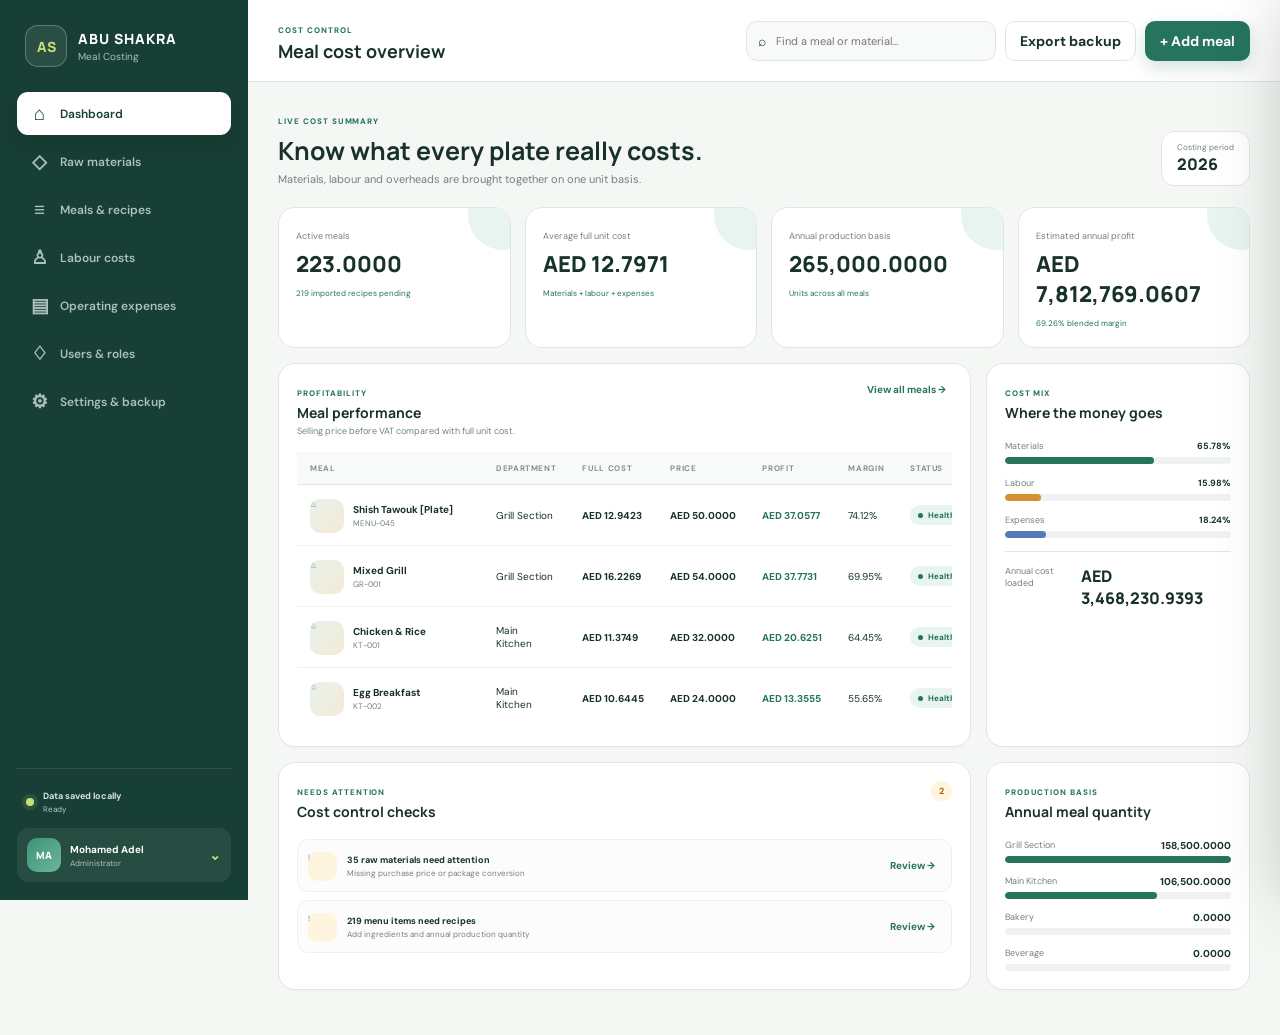
<file: index.html>
<!doctype html>
<html lang="en">
<head>
  <meta charset="UTF-8">
  <meta name="viewport" content="width=device-width, initial-scale=1.0">
  <meta name="theme-color" content="#173f35">
  <title>Abu Shakra | Meal Costing</title>
  <link rel="stylesheet" href="styles.css">
</head>
<body>
  <div class="app-shell">
    <aside class="sidebar" id="sidebar">
      <div class="brand">
        <div class="brand-mark">AS</div>
        <div><strong>ABU SHAKRA</strong><span>Meal Costing</span></div>
      </div>

      <nav id="main-nav" aria-label="Main navigation">
        <button class="nav-item active" data-page="dashboard"><span class="nav-icon">⌂</span>Dashboard</button>
        <button class="nav-item" data-page="materials"><span class="nav-icon">◇</span>Raw materials</button>
        <button class="nav-item" data-page="meals"><span class="nav-icon">≡</span>Meals & recipes</button>
        <button class="nav-item" data-page="workforce"><span class="nav-icon">♙</span>Labour costs</button>
        <button class="nav-item" data-page="expenses"><span class="nav-icon">▤</span>Operating expenses</button>
        <button class="nav-item admin-only" data-page="users"><span class="nav-icon">♢</span>Users & roles</button>
        <button class="nav-item admin-only" data-page="settings"><span class="nav-icon">⚙</span>Settings & backup</button>
      </nav>

      <div class="sidebar-foot">
        <div class="data-health">
          <span class="health-dot"></span>
          <div><strong>Data saved locally</strong><small id="last-saved">Ready</small></div>
        </div>
        <button class="user-chip" id="user-switcher" type="button">
          <span class="avatar" id="current-avatar">MA</span>
          <span><strong id="current-user">Mohamed Adel</strong><small id="current-role">Administrator</small></span>
          <b>⌄</b>
        </button>
      </div>
    </aside>

    <main>
      <header class="topbar">
        <button class="menu-toggle" id="menu-toggle" aria-label="Open menu">☰</button>
        <div><span class="top-kicker" id="page-kicker">COST CONTROL</span><h1 id="page-title">Meal cost overview</h1></div>
        <div class="top-actions">
          <label class="global-search"><span>⌕</span><input id="global-search" placeholder="Find a meal or material..."></label>
          <button class="secondary-btn" id="export-top">Export backup</button>
          <button class="primary-btn editor-only" id="quick-add">+ Add meal</button>
        </div>
      </header>

      <div class="content">
        <section class="page active" id="dashboard-page">
          <div class="welcome">
            <div><span class="eyebrow">LIVE COST SUMMARY</span><h2>Know what every plate really costs.</h2><p>Materials, labour and overheads are brought together on one unit basis.</p></div>
            <div class="period-chip"><span>Costing period</span><strong id="dashboard-period">2026</strong></div>
          </div>
          <div class="stats-grid" id="dashboard-stats"></div>
          <div class="dashboard-grid">
            <article class="panel span-2">
              <div class="panel-head"><div><span class="eyebrow">PROFITABILITY</span><h3>Meal performance</h3><p>Selling price before VAT compared with full unit cost.</p></div><button class="text-btn" data-page-link="meals">View all meals →</button></div>
              <div class="table-wrap"><table><thead><tr><th>Meal</th><th>Department</th><th>Full cost</th><th>Price</th><th>Profit</th><th>Margin</th><th>Status</th></tr></thead><tbody id="dashboard-meals"></tbody></table></div>
            </article>
            <article class="panel">
              <div class="panel-head"><div><span class="eyebrow">COST MIX</span><h3>Where the money goes</h3></div></div>
              <div id="cost-mix" class="cost-mix"></div>
            </article>
            <article class="panel span-2">
              <div class="panel-head"><div><span class="eyebrow">NEEDS ATTENTION</span><h3>Cost control checks</h3></div><span class="count-pill" id="warning-count">0</span></div>
              <div id="warning-list" class="warning-list"></div>
            </article>
            <article class="panel">
              <div class="panel-head"><div><span class="eyebrow">PRODUCTION BASIS</span><h3>Annual meal quantity</h3></div></div>
              <div id="production-summary" class="production-summary"></div>
            </article>
          </div>
        </section>

        <section class="page" id="materials-page">
          <div class="section-head"><div><span class="eyebrow">PURCHASING FOUNDATION</span><h2>Raw materials</h2><p>Convert any purchase package into the smallest unit used by recipes.</p></div><button class="primary-btn editor-only" data-action="add-material">+ Add material</button></div>
          <div class="info-banner"><b>How conversions work</b><span>Purchase price ÷ total base units = recipe unit cost. Example: 1 egg box × 12 trays × 30 eggs = 360 eggs.</span></div>
          <div class="toolbar">
            <label class="table-search"><span>⌕</span><input id="material-search" placeholder="Search materials..."></label>
            <select id="material-category"><option value="all">All categories</option></select>
            <span class="record-count" id="material-count"></span>
          </div>
          <div class="table-card"><div class="table-wrap"><table><thead><tr><th>Material</th><th>Purchase package</th><th>Conversion path</th><th>Purchase price</th><th>Yield</th><th>Cost / base unit</th><th></th></tr></thead><tbody id="materials-table"></tbody></table></div></div>
        </section>

        <section class="page" id="meals-page">
          <div class="section-head"><div><span class="eyebrow">FULL PLATE COST</span><h2>Meals & recipes</h2><p>Build recipes and load the relevant labour and operating expenses.</p></div><button class="primary-btn editor-only" data-action="add-meal">+ Add meal</button></div>
          <div class="toolbar">
            <label class="table-search"><span>⌕</span><input id="meal-search" placeholder="Search meals..."></label>
            <select id="meal-department"><option value="all">All departments</option></select>
            <select id="meal-status"><option value="all">All results</option><option value="pending">Recipe pending</option><option value="profit">Profitable</option><option value="loss">Loss making</option></select>
            <span class="record-count" id="meal-count"></span>
          </div>
          <div class="meal-grid" id="meal-grid"></div>
        </section>

        <section class="page" id="workforce-page">
          <div class="section-head"><div><span class="eyebrow">LABOUR ALLOCATION</span><h2>Salary and wage costs</h2><p>Assign each employee to the meals produced by their department.</p></div><button class="primary-btn editor-only" data-action="add-employee">+ Add employee cost</button></div>
          <div class="formula-strip"><span>Annual employment cost</span><b>Monthly salary × 12 + allowances + leave provision + end-of-service provision + other costs</b></div>
          <div class="stats-grid compact" id="workforce-stats"></div>
          <div class="table-card"><div class="table-wrap"><table><thead><tr><th>Employee / cost pool</th><th>Department</th><th>Type</th><th>Monthly salary</th><th>Leave provision</th><th>End of service</th><th>Annual total</th><th>Allocation</th><th></th></tr></thead><tbody id="employees-table"></tbody></table></div></div>
          <p class="legal-note">UAE employment provisions are editable costing assumptions. Confirm current legal and payroll treatment with a qualified UAE adviser before financial reporting.</p>
        </section>

        <section class="page" id="expenses-page">
          <div class="section-head"><div><span class="eyebrow">OVERHEAD ALLOCATION</span><h2>Operating expenses</h2><p>Spread fixed, variable, direct and indirect expenses over the right production basis.</p></div><button class="primary-btn editor-only" data-action="add-expense">+ Add expense</button></div>
          <div class="formula-strip"><span>Production allocation</span><b>Annual amount × allocation % ÷ total basis quantity = unit expense cost</b></div>
          <div class="stats-grid compact" id="expense-stats"></div>
          <div class="table-card"><div class="table-wrap"><table><thead><tr><th>Expense</th><th>Class</th><th>Scope</th><th>Annual amount</th><th>Method</th><th>Allocation</th><th>Unit result</th><th></th></tr></thead><tbody id="expenses-table"></tbody></table></div></div>
        </section>

        <section class="page" id="users-page">
          <div class="section-head"><div><span class="eyebrow">ACCESS CONTROL</span><h2>Users & roles</h2><p>Give each person only the access needed for their work.</p></div><button class="primary-btn" data-action="add-user">+ Add user</button></div>
          <div class="role-grid" id="role-grid"></div>
          <div class="table-card"><div class="table-wrap"><table><thead><tr><th>User</th><th>Role</th><th>Access</th><th>Status</th><th></th></tr></thead><tbody id="users-table"></tbody></table></div></div>
        </section>

        <section class="page" id="settings-page">
          <div class="section-head"><div><span class="eyebrow">CONTROL CENTRE</span><h2>Settings & backup</h2><p>Manage costing defaults and keep a portable copy of your records.</p></div></div>
          <div class="settings-grid">
            <article class="panel"><div class="panel-head"><div><h3>Costing settings</h3><p>Used for new meals and dashboard reporting.</p></div></div><form id="settings-form" class="settings-form"><label>Business name<input name="businessName"></label><label>Costing year<input name="costingYear" type="number" min="2020" max="2100"></label><label>VAT rate (%)<input name="vatRate" type="number" min="0" step="0.01"></label><label>Currency<select name="currency"><option>AED</option><option>USD</option><option>SAR</option><option>EGP</option></select></label><button class="primary-btn" type="submit">Save settings</button></form></article>
            <article class="panel"><div class="panel-head"><div><h3>Backup & restore</h3><p>Your records currently live in this browser.</p></div></div><div class="backup-actions"><button class="secondary-btn" id="export-backup">Download full backup</button><label class="secondary-btn file-btn">Restore from backup<input id="import-backup" type="file" accept="application/json"></label><button class="danger-btn" id="reset-demo">Restore sample data</button></div><div class="storage-card"><b>Important</b><p>Download a backup regularly. For secure passwords, multiple computers and automatic backups, this app should later be connected to a protected online database.</p></div></article>
            <article class="panel span-2"><div class="panel-head"><div><h3>Departments</h3><p>Production sections used to allocate employee and expense costs.</p></div></div><div id="department-list" class="department-list"></div><form id="department-form" class="inline-form"><input name="name" placeholder="New department name" required><button class="primary-btn" type="submit">Add department</button></form></article>
          </div>
        </section>
      </div>
    </main>
  </div>

  <div class="modal" id="material-modal" aria-hidden="true">
    <div class="modal-card">
      <div class="modal-head"><div><span class="eyebrow">RAW MATERIAL</span><h2 id="material-modal-title">Add material</h2></div><button data-close aria-label="Close">×</button></div>
      <form id="material-form" class="form-grid">
        <input type="hidden" name="id">
        <label>Material name<input name="name" required placeholder="e.g. Fresh eggs"></label>
        <label>Category<input name="category" list="category-list" required placeholder="e.g. Dairy & eggs"><datalist id="category-list"></datalist></label>
        <label>Supplier<input name="supplier" placeholder="Optional"></label>
        <label>Purchase price (AED)<input name="purchasePrice" type="number" min="0" step="0.0001" required></label>
        <label>Purchase package name<input name="purchaseUnit" required placeholder="e.g. Box"></label>
        <label>Usable yield (%)<input name="yieldPct" type="number" min="0.01" max="100" step="0.01" value="100" required></label>
        <fieldset class="full conversion-fieldset"><legend>Package conversions</legend><p>Add each level in order. Example: Box contains 12 Trays; Tray contains 30 Pieces.</p><div id="conversion-rows"></div><button class="mini-btn" id="add-conversion" type="button">+ Add conversion level</button></fieldset>
        <label class="full">Notes<textarea name="notes" placeholder="Brand, specification, storage notes..."></textarea></label>
        <div class="conversion-preview full" id="conversion-preview"></div>
        <div class="form-actions full"><button class="secondary-btn" type="button" data-close>Cancel</button><button class="primary-btn" type="submit">Save material</button></div>
      </form>
    </div>
  </div>

  <div class="modal" id="meal-modal" aria-hidden="true">
    <div class="modal-card extra-wide">
      <div class="modal-head"><div><span class="eyebrow">RECIPE CARD</span><h2 id="meal-modal-title">Build meal cost</h2></div><button data-close aria-label="Close">×</button></div>
      <form id="meal-form">
        <input type="hidden" name="id">
        <div class="form-grid meal-basics">
          <label>Meal name<input name="name" required placeholder="e.g. Mixed Grill"></label>
          <label>Menu code<input name="code" required placeholder="GR-001"></label>
          <label>Department<select name="departmentId" required></select></label>
          <label>Branch<select name="branch"><option>All Branches</option><option>Deira</option><option>Al Barsha</option><option>Jumeirah</option></select></label>
          <label>Annual production quantity<input name="annualQty" type="number" min="0" step="0.0001" required></label>
          <label>Selling price before VAT<input name="sellingPrice" type="number" min="0" step="0.0001" required></label>
        </div>
        <div class="recipe-layout">
          <div class="recipe-main">
            <section class="editor-section"><div class="editor-section-head"><div><h3>Recipe materials</h3><p>Enter the quantity used in one meal.</p></div><button class="mini-btn" id="add-recipe-line" type="button">+ Add ingredient</button></div><div class="recipe-table"><div class="recipe-header"><span>Material</span><span>Quantity</span><span>Unit</span><span>Waste %</span><span>Line cost</span><span></span></div><div id="recipe-lines"></div></div></section>
            <section class="editor-section"><div class="editor-section-head"><div><h3>Salary costs to include</h3><p>Department employees are divided over department production.</p></div></div><div id="meal-employees" class="selection-list"></div></section>
            <section class="editor-section"><div class="editor-section-head"><div><h3>Operating expenses to include</h3><p>Only the calculated unit result is added to this meal.</p></div></div><div id="meal-expenses" class="selection-list"></div></section>
          </div>
          <aside class="cost-preview" id="meal-cost-preview"></aside>
        </div>
        <div class="form-actions sticky-actions"><button class="secondary-btn" type="button" data-close>Cancel</button><button class="primary-btn" type="submit">Save recipe</button></div>
      </form>
    </div>
  </div>

  <div class="modal" id="employee-modal" aria-hidden="true"><div class="modal-card"><div class="modal-head"><div><span class="eyebrow">EMPLOYMENT COST</span><h2 id="employee-modal-title">Add employee cost</h2></div><button data-close>×</button></div><form id="employee-form" class="form-grid"><input type="hidden" name="id"><label>Employee / cost pool<input name="name" required></label><label>Department<select name="departmentId" required></select></label><label>Cost type<select name="costType"><option value="direct">Direct labour</option><option value="indirect">Indirect labour</option></select></label><label>Monthly salary<input name="monthlySalary" type="number" min="0" step="0.0001" required></label><label>Monthly allowances<input name="monthlyAllowances" type="number" min="0" step="0.0001" value="0"></label><label>Annual leave provision<input name="leaveProvision" type="number" min="0" step="0.0001" value="0"></label><label>End-of-service provision<input name="eosProvision" type="number" min="0" step="0.0001" value="0"></label><label>Other annual costs<input name="otherAnnual" type="number" min="0" step="0.0001" value="0"></label><label>Allocation percentage<input name="allocationPct" type="number" min="0" max="100" step="0.01" value="100"></label><div class="form-actions full"><button class="secondary-btn" type="button" data-close>Cancel</button><button class="primary-btn" type="submit">Save employee cost</button></div></form></div></div>

  <div class="modal" id="expense-modal" aria-hidden="true"><div class="modal-card"><div class="modal-head"><div><span class="eyebrow">OPERATING EXPENSE</span><h2 id="expense-modal-title">Add expense</h2></div><button data-close>×</button></div><form id="expense-form" class="form-grid"><input type="hidden" name="id"><label>Expense name<input name="name" required placeholder="e.g. Deira Rent - 2026"></label><label>Expense class<select name="costClass"><option>Fixed</option><option>Variable</option><option>Direct</option><option>Indirect</option></select></label><label>Annual amount<input name="annualAmount" type="number" min="0" step="0.0001" required></label><label>Allocation percentage<input name="allocationPct" type="number" min="0" max="100" step="0.01" value="100"></label><label>Scope<select name="scope"><option value="all">All departments</option><option value="department">Specific department</option></select></label><label>Department<select name="departmentId"></select></label><label>Allocation method<select name="method"><option value="production_qty">Production quantity</option><option value="manual_unit">Manual unit cost</option></select></label><label>Manual unit cost<input name="manualUnit" type="number" min="0" step="0.0001" value="0"></label><label class="full">Notes<textarea name="notes"></textarea></label><div class="form-actions full"><button class="secondary-btn" type="button" data-close>Cancel</button><button class="primary-btn" type="submit">Save expense</button></div></form></div></div>

  <div class="modal" id="user-modal" aria-hidden="true"><div class="modal-card compact-modal"><div class="modal-head"><div><span class="eyebrow">USER ACCESS</span><h2 id="user-modal-title">Add user</h2></div><button data-close>×</button></div><form id="user-form" class="form-grid"><input type="hidden" name="id"><label class="full">Full name<input name="name" required></label><label class="full">Email<input name="email" type="email" required></label><label>Role<select name="role"><option value="administrator">Administrator</option><option value="cost_controller">Cost controller</option><option value="purchasing">Purchasing</option><option value="manager">Management viewer</option></select></label><label>Status<select name="status"><option>Active</option><option>Suspended</option></select></label><div class="form-actions full"><button class="secondary-btn" type="button" data-close>Cancel</button><button class="primary-btn" type="submit">Save user</button></div></form></div></div>

  <div class="modal" id="user-switch-modal" aria-hidden="true"><div class="modal-card compact-modal"><div class="modal-head"><div><span class="eyebrow">DEMO ACCESS</span><h2>Switch current user</h2></div><button data-close>×</button></div><div id="switch-user-list" class="switch-user-list"></div><p class="modal-note">This demonstrates role permissions on this computer. Secure sign-in requires an online database and authentication service.</p></div></div>

  <div class="drawer-backdrop" id="drawer-backdrop"></div>
  <aside class="detail-drawer" id="detail-drawer"><button class="drawer-close" id="drawer-close">×</button><div id="drawer-content"></div></aside>
  <div class="toast" id="toast"><b>✓</b><div><strong id="toast-title">Saved</strong><span id="toast-message"></span></div></div>
  <script src="imported-materials.js"></script>
  <script src="imported-menu.js"></script>
  <script src="data.js"></script>
  <script src="calculations.js"></script>
  <script src="app.js"></script>
</body>
</html>
</file>
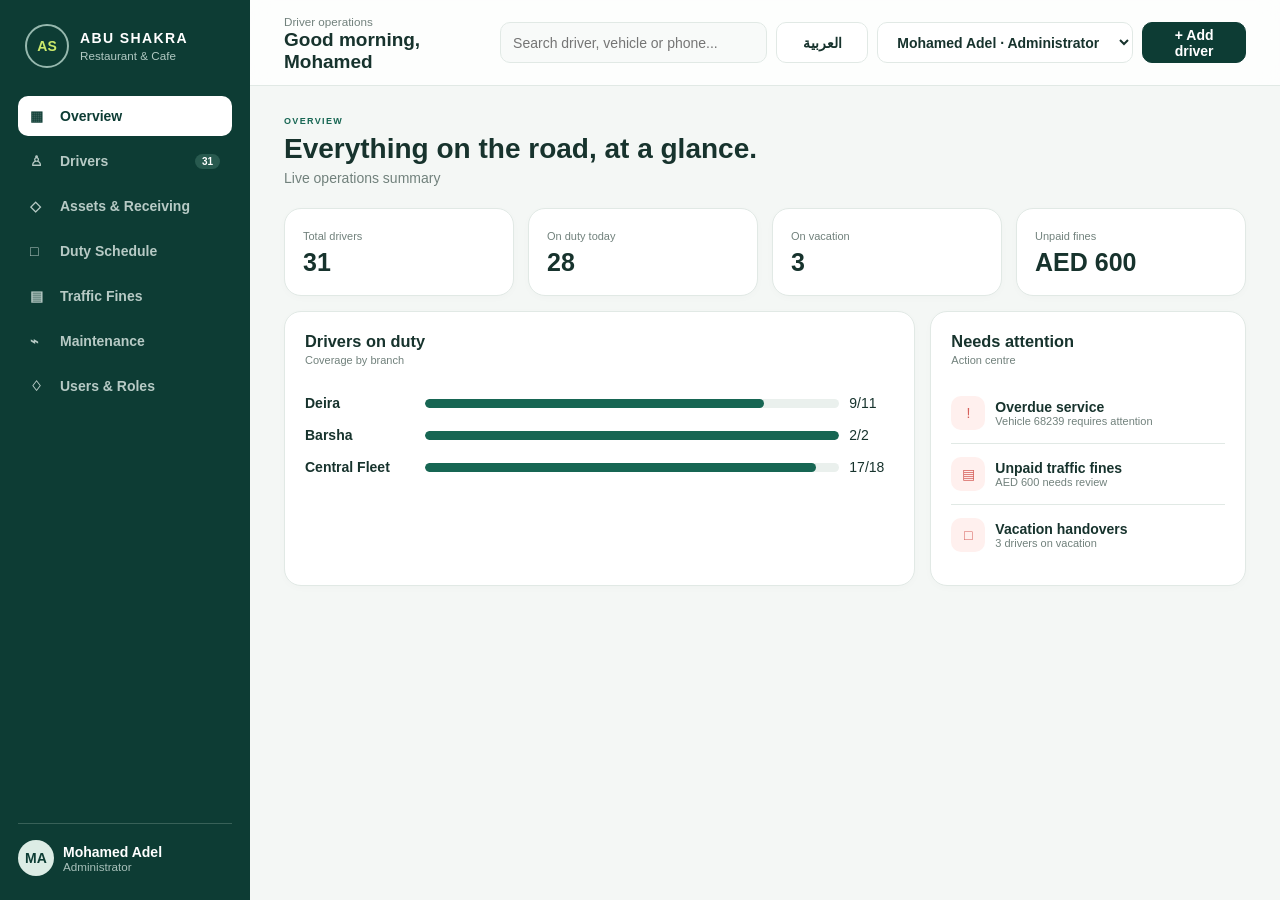
<file: Driver Operations App/index.html>
<!doctype html>
<html lang="en" dir="ltr">
<head>
<meta charset="utf-8"><meta name="viewport" content="width=device-width,initial-scale=1">
<title>Abu Shakra | Driver Operations</title>
<style>
:root{--g:#0d3c34;--g2:#176653;--mint:#e4f3ed;--lime:#cce96b;--bg:#f4f7f5;--card:#fff;--ink:#17332d;--muted:#71817c;--line:#e1e9e5;--red:#d6605b;--amber:#e5a13c;--blue:#5b82c7;--shadow:0 10px 32px #17332d10}*{box-sizing:border-box}body{margin:0;background:var(--bg);font:14px Arial,sans-serif;color:var(--ink)}button,input,select,textarea{font:inherit}button{cursor:pointer}.shell{min-height:100vh;display:grid;grid-template-columns:250px 1fr}.side{position:fixed;width:250px;inset:0 auto 0 0;background:var(--g);color:#fff;padding:24px 18px;display:flex;flex-direction:column;z-index:20}.brand{display:flex;align-items:center;gap:11px;margin:0 7px 28px}.logo{width:44px;height:44px;border:2px solid #96b8ae;border-radius:50%;display:grid;place-items:center;color:var(--lime);font-weight:900}.brand b,.brand small{display:block}.brand b{letter-spacing:.1em}.brand small{color:#b2c9c3;margin-top:3px}.nav{display:grid;gap:5px}.nav button{border:0;background:transparent;color:#b7cac5;padding:12px;border-radius:10px;text-align:left;display:flex;gap:10px;align-items:center;font-weight:700}.nav button.active,.nav button:hover{background:#fff;color:var(--g)}.nav i{width:20px;font-style:normal}.nav span{margin-left:auto;background:#285a4f;padding:2px 7px;border-radius:12px;font-size:10px;color:#fff}.account{margin-top:auto;border-top:1px solid #386158;padding-top:16px;display:flex;align-items:center;gap:9px}.avatar{width:36px;height:36px;border-radius:50%;background:#dcece5;color:var(--g);font-weight:800;display:grid;place-items:center}.account b,.account small{display:block}.account small{color:#a8c0ba}.main{grid-column:2}.top{height:86px;background:#fffc;border-bottom:1px solid var(--line);position:sticky;top:0;z-index:10;display:flex;align-items:center;justify-content:space-between;padding:0 34px;backdrop-filter:blur(10px)}.top h1{font-size:19px;margin:0}.top small{color:var(--muted)}.actions{display:flex;gap:9px;align-items:center}.search{height:41px;width:300px;border:1px solid var(--line);border-radius:10px;padding:0 12px;background:#f8faf9}.btn{height:41px;border-radius:10px;border:1px solid var(--line);padding:0 15px;font-weight:700;background:#fff;color:var(--ink)}.btn.primary{background:var(--g);color:#fff;border-color:var(--g)}.btn.primary:hover{background:var(--g2)}.content{padding:30px 34px 55px;max-width:1500px;margin:auto}.page{display:none}.page.active{display:block}.heading{display:flex;justify-content:space-between;align-items:flex-end;margin-bottom:22px}.heading h2{font-size:28px;margin:0 0 5px}.heading p{margin:0;color:var(--muted)}.heading-actions{display:flex;gap:8px}.eyebrow{font-size:9px;letter-spacing:.15em;color:var(--g2);font-weight:900;margin-bottom:7px}.kpis{display:grid;grid-template-columns:repeat(4,1fr);gap:14px;margin-bottom:15px}.kpi,.panel{background:var(--card);border:1px solid var(--line);border-radius:17px;box-shadow:0 2px 8px #17332d05}.kpi{padding:18px}.kpi span{color:var(--muted);font-size:11px}.kpi b{display:block;font-size:25px;margin-top:5px}.grid{display:grid;grid-template-columns:2fr 1fr;gap:15px}.panel{padding:20px}.panel-head{display:flex;justify-content:space-between;align-items:flex-start;margin-bottom:17px}.panel h3{margin:0 0 3px}.panel p{margin:0;color:var(--muted);font-size:11px}.bars{display:grid;gap:16px;padding:12px 0}.barrow{display:grid;grid-template-columns:110px 1fr 45px;gap:10px;align-items:center}.bar{height:9px;border-radius:9px;background:#eaf0ed;overflow:hidden}.bar i{display:block;height:100%;background:var(--g2);border-radius:9px}.alert{padding:13px 0;border-bottom:1px solid var(--line);display:flex;gap:10px;align-items:center}.alert:last-child{border:0}.alert .dot{width:34px;height:34px;border-radius:10px;background:#fff0ee;display:grid;place-items:center;color:var(--red)}.tablewrap{overflow:auto;background:#fff;border:1px solid var(--line);border-radius:16px}table{width:100%;border-collapse:collapse;min-width:800px;text-align:left}th{background:#f8faf9;color:#83918d;text-transform:uppercase;font-size:9px;letter-spacing:.08em;padding:13px 16px}td{padding:12px 16px;border-top:1px solid #edf1ef;font-size:11px}.person{display:flex;align-items:center;gap:9px}.person .avatar{width:33px;height:33px;font-size:10px}.person b,.person small{display:block}.person small{color:var(--muted);margin-top:2px}.status{display:inline-block;padding:5px 8px;border-radius:13px;font-size:9px;font-weight:800;background:var(--mint);color:var(--g2)}.status.vacation,.status.unpaid,.status.overdue{background:#fff0ee;color:var(--red)}.status.scheduled,.status.review{background:#fff3df;color:#a66d17}.toolbar{display:flex;gap:9px;margin-bottom:13px}.toolbar input,.toolbar select,.form input,.form select,.form textarea{border:1px solid var(--line);border-radius:10px;background:#fff;padding:0 11px;height:41px;color:var(--ink)}.toolbar input{min-width:280px}.asset-grid{display:grid;grid-template-columns:repeat(3,1fr);gap:11px}.asset-card,.receipt{border:1px solid var(--line);border-radius:14px;padding:13px}.chips{display:flex;flex-wrap:wrap;gap:5px;margin-top:10px}.chip{background:#f0f5f2;padding:5px 7px;border-radius:7px;font-size:9px;color:#50655f}.receipts{display:grid;grid-template-columns:repeat(3,1fr);gap:11px}.receipt-head{display:flex;align-items:center;gap:8px}.receipt-head .status{margin-left:auto}.photos{display:flex;gap:6px;margin-top:10px}.thumb{width:62px;height:50px;border-radius:8px;border:0;padding:0;overflow:hidden;background:#e9efec}.thumb img{width:100%;height:100%;object-fit:cover}.empty{padding:35px;border:1px dashed #bfcec8;border-radius:14px;text-align:center;color:var(--muted)}.roles{display:grid;grid-template-columns:repeat(4,1fr);gap:11px}.role{border:1px solid var(--line);border-radius:14px;padding:15px}.role b{display:block}.role p{margin-top:7px;line-height:1.5}.schedule{display:grid;grid-template-columns:130px repeat(7,1fr);min-width:900px}.cell{min-height:72px;padding:8px;border-right:1px solid var(--line);border-top:1px solid var(--line);font-size:9px}.cell.head{min-height:auto;background:#f8faf9;text-align:center;font-weight:800}.shift{padding:7px;border-radius:8px;background:var(--mint);color:var(--g2);border-left:3px solid var(--g2)}.modal{display:none;position:fixed;inset:0;background:#08231e99;z-index:100;align-items:center;justify-content:center;padding:18px}.modal.open{display:flex}.modalbox{width:min(650px,96vw);max-height:92vh;overflow:auto;background:#fff;border-radius:19px;box-shadow:0 30px 90px #0004}.modalhead{padding:22px 25px 17px;border-bottom:1px solid var(--line);display:flex;justify-content:space-between}.modalhead h2{margin:0}.x{border:0;background:#eef2f0;width:31px;height:31px;border-radius:9px;font-size:19px}.form{display:grid;grid-template-columns:1fr 1fr;gap:14px;padding:21px 25px 25px}.form label,.form fieldset{font-size:10px;font-weight:700}.form input,.form select,.form textarea{display:block;width:100%;margin-top:6px}.form textarea{height:72px;padding-top:10px}.full{grid-column:1/-1}.checks{display:grid;grid-template-columns:1fr 1fr;gap:7px;padding:8px}.checks label{font-weight:400}.checks input{display:inline;width:auto;height:auto;margin:0 6px}.upload{border:2px dashed #b8ccc4;border-radius:13px;padding:21px;text-align:center;background:#f8fbf9;display:block!important;cursor:pointer}.upload input{display:none}.upload b,.upload small{display:block}.upload small{color:var(--muted);margin-top:5px}.previews{display:flex;flex-wrap:wrap;gap:8px;margin-top:10px}.preview{width:82px;height:66px;position:relative;border-radius:9px;overflow:hidden}.preview img{width:100%;height:100%;object-fit:cover}.preview button{position:absolute;right:3px;top:3px;border:0;border-radius:50%;background:#08231ecc;color:#fff;width:20px;height:20px}.form-actions{display:flex;justify-content:flex-end;gap:8px}.toast{position:fixed;right:22px;bottom:22px;background:var(--g);color:#fff;border-radius:12px;padding:13px 17px;transform:translateY(100px);opacity:0;transition:.25s;z-index:200}.toast.show{transform:none;opacity:1}.lightbox img{max-width:90vw;max-height:82vh;border-radius:12px}.lightbox .modalbox{width:auto;background:transparent;box-shadow:none}.lang{min-width:92px}[hidden]{display:none!important}html[dir=rtl] .shell{grid-template-columns:1fr 250px}html[dir=rtl] .side{left:auto;right:0}html[dir=rtl] .main{grid-column:1;direction:rtl}html[dir=rtl] table{text-align:right}html[dir=rtl] .nav button{text-align:right}html[dir=rtl] .nav span{margin-left:0;margin-right:auto}html[dir=rtl] .receipt-head .status{margin-left:0;margin-right:auto}html[dir=rtl] .shift{border-left:0;border-right:3px solid var(--g2)}
.smallbtn{height:29px;border:1px solid var(--line);border-radius:8px;background:#fff;padding:0 9px;font-size:9px;font-weight:800;color:var(--g2)}.smallbtn:hover{background:var(--mint)}.smallbtn.danger{color:var(--red);background:#fff7f6}.row-actions{display:flex;gap:5px}.role-head{display:flex;justify-content:space-between;align-items:flex-start;gap:8px}.role .chips{margin-top:10px}.empty-row{text-align:center;color:var(--muted);padding:25px}.shift.morning{background:var(--mint);color:var(--g2)}.shift.evening{background:#fff3df;color:#a66d17;border-color:var(--amber)}.shift.night{background:#edf2fb;color:#4a6fae;border-color:var(--blue)}.shift.off{background:#f1f3f2;color:#73817d;border-color:#9aa7a3}
@media(max-width:950px){.kpis{grid-template-columns:1fr 1fr}.asset-grid,.receipts,.roles{grid-template-columns:1fr 1fr}.grid{grid-template-columns:1fr}}
@media(max-width:700px){.shell{display:block}.side{transform:translateX(-100%)}.main{grid-column:1}.top{padding:0 15px}.top .search{display:none}.content{padding:20px 14px}.kpis,.asset-grid,.receipts,.roles{grid-template-columns:1fr}.heading{align-items:flex-start;gap:12px}.heading-actions{flex-wrap:wrap}.form{grid-template-columns:1fr}.full{grid-column:1}.toolbar{flex-wrap:wrap}.toolbar input{width:100%}}
</style>
</head>
<body>
<div class="shell"><aside class="side"><div class="brand"><div class="logo">AS</div><div><b>ABU SHAKRA</b><small>Restaurant & Cafe</small></div></div><nav class="nav" id="nav">
<button class="active" data-page="dashboard"><i>▦</i><b data-t="Overview">Overview</b></button><button data-page="drivers"><i>♙</i><b data-t="Drivers">Drivers</b><span id="driverCount">31</span></button><button data-page="assets"><i>◇</i><b data-t="Assets">Assets & Receiving</b></button><button data-page="schedule"><i>□</i><b data-t="Schedule">Duty Schedule</b></button><button data-page="fines"><i>▤</i><b data-t="Fines">Traffic Fines</b></button><button data-page="maintenance"><i>⌁</i><b data-t="Maintenance">Maintenance</b></button><button data-page="users"><i>♢</i><b data-t="Users">Users & Roles</b></button></nav>
<div class="account"><div class="avatar" id="accountAvatar">MA</div><div><b id="accountName">Mohamed Adel</b><small id="accountRole">Administrator</small></div></div></aside>
<main class="main"><header class="top"><div><small data-t="Driver operations">Driver operations</small><h1 id="pageTitle">Good morning, Mohamed</h1></div><div class="actions"><input class="search" id="globalSearch" placeholder="Search driver, vehicle or phone..."><button class="btn lang" id="langBtn">العربية</button><select class="btn" id="accountSelect"></select><button class="btn primary write" data-open="driverModal" data-t="Add driver">+ Add driver</button></div></header>
<div class="content">
<section class="page active" id="dashboard"><div class="heading"><div><div class="eyebrow" data-t="Overview">OVERVIEW</div><h2 data-t="At a glance">Everything on the road, at a glance.</h2><p data-t="Live summary">Live operations summary</p></div></div><div class="kpis" id="dashboardKpis"></div><div class="grid"><article class="panel"><div class="panel-head"><div><h3 data-t="Coverage">Drivers on duty</h3><p data-t="Branch coverage">Coverage by branch</p></div></div><div class="bars" id="coverage"></div></article><article class="panel"><div class="panel-head"><div><h3 data-t="Attention">Needs attention</h3><p data-t="Action centre">Action centre</p></div></div><div id="alerts"></div></article></div></section>
<section class="page" id="drivers"><div class="heading"><div><div class="eyebrow" data-t="Directory">TEAM DIRECTORY</div><h2 data-t="Drivers">Drivers</h2><p data-t="Driver records">Driver, vehicle and employment records.</p></div><button class="btn primary write" data-open="driverModal" data-t="Add driver">+ Add driver</button></div><div class="toolbar"><input id="driverSearch" placeholder="Search drivers..."><select id="branchFilter"><option value="all">All branches</option><option>Deira</option><option>Barsha</option><option>Central Fleet</option></select><select id="statusFilter"><option value="all">All statuses</option><option>Active</option><option>Vacation</option></select></div><div class="tablewrap"><table><thead><tr><th data-t="Driver">Driver</th><th data-t="Branch">Branch</th><th data-t="Vehicle">Vehicle</th><th data-t="Phone">Phone</th><th data-t="Status">Status</th><th data-t="Assets">Assets</th><th>Actions</th></tr></thead><tbody id="driversTable"></tbody></table></div></section>
<section class="page" id="assets"><div class="heading"><div><div class="eyebrow" data-t="Accountability">ACCOUNTABILITY</div><h2 data-t="Assets">Assets & Receiving</h2><p data-t="Track assets">Track items received from the restaurant with photo evidence.</p></div><div class="heading-actions"><button class="btn write" data-open="handoverModal" data-t="New handover">New handover</button><button class="btn primary write" data-open="receiptModal" data-t="Issue assets">📷 Issue assets</button></div></div><div class="kpis" id="assetKpis"></div><article class="panel"><div class="panel-head"><div><h3 data-t="Assigned equipment">Assigned equipment</h3><p data-t="Current responsibility">Current responsibility register</p></div></div><div class="asset-grid" id="assetGrid"></div></article><article class="panel" style="margin-top:15px"><div class="panel-head"><div><div class="eyebrow" data-t="Photo evidence">PHOTO EVIDENCE</div><h3 data-t="Receiving records">Asset receiving records</h3><p data-t="Receipt description">Date, condition and supporting photos.</p></div><button class="btn primary write" data-open="receiptModal" data-t="Add record">Add receiving record</button></div><div class="receipts" id="receiptGrid"></div></article></section>
<section class="page" id="schedule"><div class="heading"><div><div class="eyebrow" data-t="Weekly planning">WEEKLY PLANNING</div><h2 data-t="Schedule">Duty Schedule</h2><p data-t="Plan shifts">Add, amend and choose weekly shifts across branches.</p></div><button class="btn primary write" data-open="shiftModal" data-t="Add shift">+ Add shift</button></div><div class="tablewrap"><div class="schedule" id="scheduleGrid"></div></div><article class="panel" style="margin-top:15px"><div class="panel-head"><div><h3 data-t="Scheduled duties">Scheduled duties</h3><p data-t="Schedule control">Edit or delete any duty assignment.</p></div></div><div class="tablewrap"><table><thead><tr><th data-t="Driver">Driver</th><th>Date</th><th>Shift</th><th>Time</th><th data-t="Branch">Branch</th><th>Actions</th></tr></thead><tbody id="shiftsTable"></tbody></table></div></article></section>
<section class="page" id="fines"><div class="heading"><div><div class="eyebrow">COMPLIANCE</div><h2 data-t="Fines">Traffic Fines</h2><p data-t="Fine records">Record violations and payments.</p></div></div><div class="kpis" id="fineKpis"></div><div class="tablewrap"><table><thead><tr><th>Reference</th><th data-t="Driver">Driver</th><th>Violation</th><th>Date</th><th>Amount</th><th data-t="Status">Status</th></tr></thead><tbody id="finesTable"></tbody></table></div></section>
<section class="page" id="maintenance"><div class="heading"><div><div class="eyebrow" data-t="Fleet care">FLEET CARE</div><h2 data-t="Maintenance">Maintenance</h2><p data-t="Maintenance records">Vehicle service records.</p></div></div><div class="tablewrap"><table><thead><tr><th data-t="Vehicle">Vehicle</th><th>Service</th><th>Due date</th><th>Cost</th><th data-t="Status">Status</th></tr></thead><tbody id="maintenanceTable"></tbody></table></div></section>
<section class="page" id="users"><div class="heading"><div><div class="eyebrow" data-t="Access control">ACCESS CONTROL</div><h2 data-t="Users">Users & Roles</h2><p data-t="User control">Add or delete users and control each role.</p></div><div class="heading-actions"><button class="btn write" data-open="roleModal" data-t="Add role">+ Add role</button><button class="btn primary write" data-open="userModal" data-t="Add user">+ Add user</button></div></div><div class="roles" id="roles"></div><div class="tablewrap" style="margin-top:15px"><table><thead><tr><th>User</th><th>Email</th><th>Role</th><th data-t="Branch">Branch</th><th data-t="Status">Status</th><th>Actions</th></tr></thead><tbody id="usersTable"></tbody></table></div></section>
</div></main></div>

<div class="modal" id="receiptModal"><div class="modalbox"><div class="modalhead"><div><div class="eyebrow" data-t="Asset receiving">ASSET RECEIVING</div><h2 data-t="Issue items">Issue items to a driver</h2></div><button class="x" data-close>×</button></div><form class="form" id="receiptForm"><label class="full" data-t="Receiving driver">Receiving driver<select name="driverId" id="receiptDriver"></select></label><label data-t="Receiving date">Receiving date<input type="date" name="date" required></label><label data-t="Condition">Item condition<select name="condition"><option>New</option><option>Good condition</option><option>Used</option><option>Damaged</option></select></label><fieldset class="full"><legend data-t="Items received">Items received from the restaurant</legend><div class="checks" id="receiptItems"></div></fieldset><div class="full"><label class="upload"><input type="file" id="receiptPhotos" accept="image/jpeg,image/png,image/webp" multiple><b data-t="Add photos">📷 Add photos</b><small data-t="Photo help">Take photos or choose up to 8 images</small></label><div class="previews" id="photoPreviews"></div></div><label class="full" data-t="Notes">Notes<textarea name="notes" placeholder="Condition, serial numbers or other notes"></textarea></label><label class="full"><input style="display:inline;width:auto;height:auto" type="checkbox" required> <span data-t="Confirm receipt">I confirm the driver received the selected items.</span></label><div class="form-actions full"><button type="button" class="btn" data-close data-t="Cancel">Cancel</button><button class="btn primary" data-t="Save receipt">Save receiving record</button></div></form></div></div>
<div class="modal" id="driverModal"><div class="modalbox"><div class="modalhead"><h2 id="driverModalTitle" data-t="Add driver">Add driver</h2><button class="x" data-close>×</button></div><form class="form" id="driverForm"><input type="hidden" name="id"><label class="full">Full name<input name="name" required></label><label>Arabic name<input name="arabic"></label><label data-t="Branch">Branch<select name="branch"><option>Deira</option><option>Barsha</option><option>Central Fleet</option></select></label><label data-t="Phone">Phone<input name="phone" required></label><label data-t="Vehicle">Vehicle number<input name="vehicle"></label><label>Vehicle type<select name="vehicleType" id="driverVehicleType"><option>Motorcycle</option><option>Car</option><option>Bus</option><option>Scooter</option></select></label><label class="full" data-t="Status">Status<select name="status"><option>Active</option><option>Vacation</option></select></label><fieldset class="full"><legend>Issued assets</legend><div class="checks" id="driverAssets"></div></fieldset><div class="form-actions full"><button type="button" class="btn" data-close data-t="Cancel">Cancel</button><button class="btn primary" id="driverSaveBtn">Save driver</button></div></form></div></div>
<div class="modal" id="handoverModal"><div class="modalbox"><div class="modalhead"><h2 data-t="New handover">New handover</h2><button class="x" data-close>×</button></div><form class="form" id="handoverForm"><label class="full">Driver going on vacation<select name="from" id="handoverFrom"></select></label><label class="full">Delegate responsibility to<select name="to" id="handoverTo"></select></label><label>From date<input type="date" name="start" required></label><label>Return date<input type="date" name="end" required></label><div class="form-actions full"><button type="button" class="btn" data-close data-t="Cancel">Cancel</button><button class="btn primary">Confirm handover</button></div></form></div></div>
<div class="modal" id="shiftModal"><div class="modalbox"><div class="modalhead"><h2 id="shiftModalTitle" data-t="Add shift">Add duty shift</h2><button class="x" data-close>×</button></div><form class="form" id="shiftForm"><input type="hidden" name="id"><label class="full" data-t="Driver">Driver<select name="driverId" id="shiftDriver" required></select></label><label>Date<input type="date" name="date" required></label><label>Shift<select name="shift" id="shiftType"><option>Morning</option><option>Evening</option><option>Night</option><option>Split shift</option><option>Off duty</option></select></label><label>Start time<input type="time" name="start" value="08:00" required></label><label>End time<input type="time" name="end" value="16:00" required></label><label class="full" data-t="Branch">Branch<select name="branch"><option>Deira</option><option>Barsha</option><option>Central Fleet</option></select></label><label class="full" data-t="Notes">Notes<textarea name="notes" placeholder="Optional shift notes"></textarea></label><div class="form-actions full"><button type="button" class="btn" data-close data-t="Cancel">Cancel</button><button class="btn primary" data-t="Save shift">Save shift</button></div></form></div></div>
<div class="modal" id="userModal"><div class="modalbox"><div class="modalhead"><h2 data-t="Add user">Add system user</h2><button class="x" data-close>×</button></div><form class="form" id="userForm"><label class="full">Full name<input name="name" required></label><label class="full">Email address<input type="email" name="email" required placeholder="name@abushakra.ae"></label><label>Role<select name="role" id="newUserRole" required></select></label><label data-t="Branch">Branch<select name="branch"><option>All branches</option><option>Deira</option><option>Barsha</option><option>Central Fleet</option></select></label><label class="full" data-t="Status">Status<select name="status"><option>Active</option><option>Invited</option><option>Suspended</option></select></label><div class="form-actions full"><button type="button" class="btn" data-close data-t="Cancel">Cancel</button><button class="btn primary" data-t="Create user">Create user</button></div></form></div></div>
<div class="modal" id="roleModal"><div class="modalbox"><div class="modalhead"><h2 data-t="Add role">Add custom role</h2><button class="x" data-close>×</button></div><form class="form" id="roleForm"><label class="full">Role name<input name="name" required placeholder="e.g. Branch Supervisor"></label><label class="full">Description<input name="description" required placeholder="What this role is responsible for"></label><fieldset class="full"><legend>Allowed sections</legend><div class="checks"><label><input type="checkbox" name="pages" value="dashboard" checked>Overview</label><label><input type="checkbox" name="pages" value="drivers">Drivers</label><label><input type="checkbox" name="pages" value="assets">Assets & Receiving</label><label><input type="checkbox" name="pages" value="schedule">Duty Schedule</label><label><input type="checkbox" name="pages" value="fines">Traffic Fines</label><label><input type="checkbox" name="pages" value="maintenance">Maintenance</label><label><input type="checkbox" name="pages" value="users">Users & Roles</label></div></fieldset><label class="full"><input style="display:inline;width:auto;height:auto" type="checkbox" name="readOnly"> Read-only role — cannot add, edit or delete</label><div class="form-actions full"><button type="button" class="btn" data-close data-t="Cancel">Cancel</button><button class="btn primary" data-t="Create role">Create role</button></div></form></div></div>
<div class="modal lightbox" id="lightbox"><div class="modalbox"><button class="x" data-close style="float:right">×</button><img id="lightboxImg" alt="Photo evidence"></div></div><div class="toast" id="toast"></div>
<script>
const seed=[['Ahmed Salah','احمد صلاح','Deira','Motorcycle','72841','508999712'],['Shaban Abdel Fattah','شعبان عبد الفتاح','Deira','Motorcycle','11497','508999703'],['Abdelrahman Mohamed','عبدالرحمن محمد','Deira','Motorcycle','72855','506604691'],['Nasser','ناصر','Deira','Motorcycle','11496','508999807'],['Sayed Abdelrahim','سيد عبدالرحيم','Deira','Motorcycle','72845','553399828'],['Mohamed Tarek','محمد طارق','Deira','Motorcycle','10982','564151041','Vacation'],['Mosaad Amin','مسعد امين','Deira','Motorcycle','11498','508999322'],['Imtiaz','امتياز','Deira','Motorcycle','11503','508999827'],['Ahmed Salah Farouk','احمد صلاح فاروق','Deira','Motorcycle','72854','558529858'],['Hadi','هادي','Deira','Motorcycle','—','563357204','Vacation'],['Mahmoud Shaker','محمود شاكر','Deira','Motorcycle','11340','507329957'],['Mohamed Aswani','محمد اسواني','Barsha','Motorcycle','11501','508999847'],['Mohamed Omari','محمد عمري','Barsha','Motorcycle','11502','523269015'],['Samir','سمير','Central Fleet','Scooter','1','508999831'],['Ahmed Medhat','احمد مدحت','Central Fleet','Scooter','2','506380950'],['Mohamed Bahaa','محمد بهاء','Central Fleet','Scooter','3','543431427'],['Moamen','مؤمن','Central Fleet','Scooter','4','582237740'],['Mahmoud Abdelrab','محمود عبدربه','Central Fleet','Scooter','5','543073747'],['Mostafa Talaat','مصطفى طلعت','Central Fleet','Scooter','6','565401947'],['Ahmed Taysir','احمد تيسير','Central Fleet','Scooter','7','505017082'],['Mahmoud Farouk','محمود فاروق','Central Fleet','Scooter','8','528728448'],['Mostafa Sabry','مصطفى صبري','Central Fleet','Scooter','9','501994898'],['Mohamed Reda','محمد رضا','Central Fleet','Scooter','10','506433581'],['Emad','عماد','Central Fleet','Scooter','11','503319624'],['Mahmoud Hatem','محمود حاتم','Central Fleet','Scooter','12','543886441'],['Mohamed Ashour','محمد عاشور','Central Fleet','Car','68239','508337770'],['Ziaa','ضياء','Central Fleet','Car','18471','501069222'],['Mohamed Hamdy','محمد حمدي','Central Fleet','Car','18473','544323287','Vacation'],['Abdelhadi Youssef','عبدالهادي يوسف','Central Fleet','Car','69833','504378529'],['Mohamed Khairy','محمد خيري','Central Fleet','Car','68239','569384903'],['Mohamed Ashour 2','محمد عاشور','Central Fleet','Car','68239','508337770']].map((d,i)=>({id:i+1,name:d[0],arabic:d[1],branch:d[2],vehicleType:d[3],vehicle:d[4],phone:d[5],status:d[6]||'Active',assets:d[3]==='Car'?['Vehicle','Mobile number','Uniform','Fire extinguisher']:['Vehicle','Mobile number','Helmet','Mobile holder','Delivery box','Uniform']}));
const seedState={drivers:seed,receipts:[],handovers:[],fines:[{ref:'DXB-26-1842',driverId:6,violation:'Speed limit exceeded',date:'2026-06-16',amount:600,status:'Unpaid'},{ref:'DXB-26-1729',driverId:26,violation:'Parking violation',date:'2026-06-09',amount:200,status:'Paid'},{ref:'DXB-26-1691',driverId:17,violation:'Lane discipline',date:'2026-06-04',amount:400,status:'Under review'}],maintenance:[{vehicle:'18473',service:'Routine service',date:'2026-06-22',cost:450,status:'Scheduled'},{vehicle:'72841',service:'Oil & filter',date:'2026-06-24',cost:120,status:'Scheduled'},{vehicle:'68239',service:'Brake inspection',date:'2026-06-18',cost:300,status:'Overdue'}],users:[{id:1,name:'Mohamed Adel',role:'Administrator',branch:'All branches',status:'Active'},{id:2,name:'Fatima Hassan',role:'Dispatcher',branch:'Deira',status:'Active'},{id:3,name:'Omar Khaled',role:'Fleet Manager',branch:'All branches',status:'Active'},{id:4,name:'Sara Ali',role:'Viewer',branch:'Barsha',status:'Active'}],lang:'en',currentUser:1};
let state;try{state=JSON.parse(localStorage.getItem('abuShakraDriverOpsV2'))||structuredClone(seedState)}catch(e){state=structuredClone(seedState)};
const defaultRoles=[{name:'Administrator',description:'Full access, users and settings',pages:['dashboard','drivers','assets','schedule','fines','maintenance','users'],readOnly:false,protected:true},{name:'Dispatcher',description:'Drivers, handovers and schedule',pages:['dashboard','drivers','assets','schedule'],readOnly:false},{name:'Fleet Manager',description:'Vehicles, fines and maintenance',pages:['dashboard','drivers','assets','fines','maintenance'],readOnly:false},{name:'Viewer',description:'Read-only operational access',pages:['dashboard','drivers','assets','schedule','fines','maintenance'],readOnly:true}];
state.roles=state.roles||structuredClone(defaultRoles);state.shifts=state.shifts||[{id:101,driverId:1,date:'2026-06-22',shift:'Morning',start:'08:00',end:'16:00',branch:'Deira',notes:''},{id:102,driverId:2,date:'2026-06-22',shift:'Evening',start:'16:00',end:'00:00',branch:'Deira',notes:''},{id:103,driverId:12,date:'2026-06-23',shift:'Morning',start:'08:00',end:'16:00',branch:'Barsha',notes:''}];state.users.forEach((u,i)=>u.email=u.email||`${u.name.toLowerCase().replaceAll(' ','.')}@abushakra.ae`);
let photos=[];const $=s=>document.querySelector(s),$$=s=>[...document.querySelectorAll(s)],driver=id=>state.drivers.find(d=>d.id==id),user=()=>state.users.find(u=>u.id==state.currentUser)||state.users[0],roleDef=name=>state.roles.find(r=>r.name===name)||state.roles[0],initials=n=>n.split(' ').map(x=>x[0]).slice(0,2).join('').toUpperCase(),money=n=>`AED ${Number(n).toLocaleString()}`;
const ar={Overview:'نظرة عامة',Drivers:'السائقون',Assets:'العهد والاستلام',Schedule:'جدول المناوبات',Fines:'المخالفات المرورية',Maintenance:'الصيانة',Users:'المستخدمون والصلاحيات','Driver operations':'عمليات السائقين','Add driver':'إضافة سائق','At a glance':'كل ما يحدث على الطريق، في لمحة.','Live summary':'ملخص مباشر للعمليات',Coverage:'السائقون في المناوبة','Branch coverage':'التغطية حسب الفرع',Attention:'يتطلب الانتباه','Action centre':'مركز الإجراءات',Directory:'دليل الفريق','Driver records':'بيانات السائقين والمركبات والعمل',Driver:'السائق',Branch:'الفرع',Vehicle:'المركبة',Phone:'الهاتف',Status:'الحالة',Accountability:'المسؤولية','Track assets':'تتبع العهد المستلمة من المطعم مع الصور','New handover':'تسليم جديد','Issue assets':'تسليم عهد',"Assigned equipment":'العهد المسلمة','Current responsibility':'سجل المسؤوليات الحالي','Photo evidence':'إثبات بالصور','Receiving records':'سجلات استلام العهد','Receipt description':'التاريخ والحالة والصور المؤيدة','Add record':'إضافة سجل استلام','Weekly planning':'التخطيط الأسبوعي','Plan shifts':'إضافة وتعديل واختيار المناوبات الأسبوعية بين الفروع','Add shift':'إضافة مناوبة','Scheduled duties':'المناوبات المجدولة','Schedule control':'تعديل أو حذف أي مناوبة','Save shift':'حفظ المناوبة','Fine records':'سجل المخالفات والمدفوعات','Fleet care':'العناية بالأسطول','Maintenance records':'سجلات صيانة المركبات','Access control':'التحكم في الوصول','User control':'إضافة أو حذف المستخدمين والتحكم في الصلاحيات','Add user':'إضافة مستخدم','Add role':'إضافة دور','Create user':'إنشاء المستخدم','Create role':'إنشاء الدور','Asset receiving':'استلام العهد','Issue items':'تسليم عهد إلى سائق','Receiving driver':'السائق المستلم','Receiving date':'تاريخ الاستلام',Condition:'حالة العهد','Items received':'العهد المستلمة من المطعم','Add photos':'إضافة صور','Photo help':'التقط صوراً أو اختر حتى 8 صور',Notes:'ملاحظات','Confirm receipt':'أؤكد أن السائق استلم العهد المحددة','Cancel':'إلغاء','Save receipt':'حفظ سجل الاستلام'};const T=x=>state.lang==='ar'?(ar[x]||x):x;
function save(){try{localStorage.setItem('abuShakraDriverOpsV2',JSON.stringify(state));return true}catch(e){notice('Storage is full. Use fewer photos.');return false}}function notice(x){$('#toast').textContent=x;$('#toast').classList.add('show');setTimeout(()=>$('#toast').classList.remove('show'),2500)}function dn(d){return state.lang==='ar'&&d.arabic?d.arabic:d.name}function status(s){return `<span class="status ${s.toLowerCase().replace('under ','review')}">${s}</span>`}
function render(){const active=state.drivers.filter(d=>d.status==='Active').length,vac=state.drivers.length-active,unpaid=state.fines.filter(f=>f.status==='Unpaid').reduce((a,f)=>a+f.amount,0);$('#driverCount').textContent=state.drivers.length;$('#dashboardKpis').innerHTML=[['Total drivers',state.drivers.length],['On duty today',active],['On vacation',vac],['Unpaid fines',money(unpaid)]].map(x=>`<div class="kpi"><span>${x[0]}</span><b>${x[1]}</b></div>`).join('');$('#coverage').innerHTML=['Deira','Barsha','Central Fleet'].map(b=>{const a=state.drivers.filter(d=>d.branch===b&&d.status==='Active').length,n=state.drivers.filter(d=>d.branch===b).length;return `<div class="barrow"><b>${b}</b><div class="bar"><i style="width:${a/n*100}%"></i></div><span>${a}/${n}</span></div>`}).join('');$('#alerts').innerHTML=`<div class="alert"><span class="dot">!</span><div><b>Overdue service</b><p>Vehicle 68239 requires attention</p></div></div><div class="alert"><span class="dot">▤</span><div><b>Unpaid traffic fines</b><p>${money(unpaid)} needs review</p></div></div><div class="alert"><span class="dot">□</span><div><b>Vacation handovers</b><p>${vac} drivers on vacation</p></div></div>`;renderDrivers();renderAssets();renderSchedule();renderFines();renderMaintenance();renderUsers();populate();applyLanguage();applyRole()}
function renderDrivers(){let q=$('#driverSearch').value.toLowerCase(),b=$('#branchFilter').value,s=$('#statusFilter').value;let list=state.drivers.filter(d=>(d.name+d.arabic+d.phone+d.vehicle).toLowerCase().includes(q)&&(b==='all'||d.branch===b)&&(s==='all'||d.status===s));$('#driversTable').innerHTML=list.map(d=>`<tr><td><div class="person"><div class="avatar">${initials(d.name)}</div><div><b>${dn(d)}</b><small>${state.lang==='ar'?d.name:d.arabic}</small></div></div></td><td>${d.branch}</td><td><b>${d.vehicle}</b><br><small>${d.vehicleType}</small></td><td>+971 ${d.phone}</td><td>${status(d.status)}</td><td>${d.assets.length}</td><td><button class="smallbtn write" data-edit-driver="${d.id}">Amend</button></td></tr>`).join('');$$('[data-edit-driver]').forEach(b=>b.onclick=()=>openDriverEditor(+b.dataset.editDriver))}
function renderAssets(){let total=state.drivers.reduce((a,d)=>a+d.assets.length,0);$('#assetKpis').innerHTML=[['Items assigned',total],['Vehicles registered',state.drivers.length],['Receiving records',state.receipts.length],['Photo evidence',state.receipts.reduce((a,r)=>a+(r.photos||[]).length,0)]].map(x=>`<div class="kpi"><span>${x[0]}</span><b>${x[1]}</b></div>`).join('');$('#assetGrid').innerHTML=state.drivers.map(d=>`<div class="asset-card"><div class="person"><div class="avatar">${initials(d.name)}</div><div><b>${dn(d)}</b><small>${d.vehicleType} ${d.vehicle} · ${d.branch}</small></div></div><div class="chips">${d.assets.map(a=>`<span class="chip">${a}</span>`).join('')}</div><button class="smallbtn write" style="margin-top:10px" data-edit-driver="${d.id}">Amend</button></div>`).join('');$$('#assetGrid [data-edit-driver]').forEach(b=>b.onclick=()=>openDriverEditor(+b.dataset.editDriver));$('#receiptGrid').innerHTML=state.receipts.length?state.receipts.slice().reverse().map(r=>{let d=driver(r.driverId);return `<div class="receipt"><div class="receipt-head"><div class="avatar">${initials(d.name)}</div><div><b>${dn(d)}</b><small>${r.date}</small></div>${status(r.condition)}</div><div class="chips">${r.items.map(a=>`<span class="chip">${a}</span>`).join('')}</div><div class="photos">${(r.photos||[]).slice(0,4).map((p,i)=>`<button class="thumb" data-photo="${r.id}:${i}"><img src="${p.data}"></button>`).join('')||'<span class="chip">No photos</span>'}</div></div>`}).join(''):`<div class="empty">📷<br><b>No receiving records yet</b><p>Create the first record when issuing assets.</p></div>`;$$('[data-photo]').forEach(b=>b.onclick=()=>{let [id,i]=b.dataset.photo.split(':'),r=state.receipts.find(x=>x.id==id);$('#lightboxImg').src=r.photos[i].data;$('#lightbox').classList.add('open')})}
function renderSchedule(){let start=new Date();start.setHours(0,0,0,0);start.setDate(start.getDate()-((start.getDay()+6)%7));let dates=Array.from({length:7},(_,i)=>{let d=new Date(start);d.setDate(d.getDate()+i);return d}),iso=d=>d.toISOString().slice(0,10),drivers=state.drivers.filter(d=>d.status==='Active').slice(0,12);$('#scheduleGrid').innerHTML='<div class="cell head"></div>'+dates.map(d=>`<div class="cell head">${d.toLocaleDateString(state.lang==='ar'?'ar-AE':'en',{weekday:'short',day:'numeric'})}</div>`).join('')+drivers.map(d=>`<div class="cell"><b>${dn(d)}</b><br>${d.branch}</div>`+dates.map(day=>{let s=state.shifts.find(x=>x.driverId===d.id&&x.date===iso(day));return `<div class="cell">${s?`<div class="shift ${s.shift.toLowerCase().split(' ')[0]}"><b>${s.shift}</b><br>${s.start}–${s.end}</div>`:''}</div>`}).join('')).join('');let rows=state.shifts.slice().sort((a,b)=>a.date.localeCompare(b.date)||a.start.localeCompare(b.start));$('#shiftsTable').innerHTML=rows.length?rows.map(s=>{let d=driver(s.driverId);return `<tr><td><div class="person"><div class="avatar">${initials(d?.name||'?')}</div><b>${dn(d)||'Unknown'}</b></div></td><td>${s.date}</td><td>${s.shift}</td><td>${s.start}–${s.end}</td><td>${s.branch}</td><td><div class="row-actions"><button class="smallbtn write" data-edit-shift="${s.id}">Edit</button><button class="smallbtn danger write" data-delete-shift="${s.id}">Delete</button></div></td></tr>`}).join(''):`<tr><td colspan="6" class="empty-row">No duties scheduled. Select “Add shift” to create one.</td></tr>`;$$('[data-edit-shift]').forEach(b=>b.onclick=()=>openShift(+b.dataset.editShift));$$('[data-delete-shift]').forEach(b=>b.onclick=()=>deleteShift(+b.dataset.deleteShift))}
function renderFines(){$('#fineKpis').innerHTML=[['Total records',state.fines.length],['Outstanding',money(state.fines.filter(f=>f.status==='Unpaid').reduce((a,f)=>a+f.amount,0))],['Paid',money(state.fines.filter(f=>f.status==='Paid').reduce((a,f)=>a+f.amount,0))],['Under review',state.fines.filter(f=>f.status==='Under review').length]].map(x=>`<div class="kpi"><span>${x[0]}</span><b>${x[1]}</b></div>`).join('');$('#finesTable').innerHTML=state.fines.map(f=>{let d=driver(f.driverId);return `<tr><td>${f.ref}</td><td>${dn(d)}</td><td>${f.violation}</td><td>${f.date}</td><td>${money(f.amount)}</td><td>${status(f.status)}</td></tr>`}).join('')}
function renderMaintenance(){$('#maintenanceTable').innerHTML=state.maintenance.map(m=>`<tr><td><b>${m.vehicle}</b></td><td>${m.service}</td><td>${m.date}</td><td>${money(m.cost)}</td><td>${status(m.status)}</td></tr>`).join('')}
function renderUsers(){$('#roles').innerHTML=state.roles.map(r=>`<div class="role"><div class="role-head"><div><b>${r.name}</b><p>${r.description}</p></div>${!r.protected?`<button class="smallbtn danger write" data-delete-role="${r.name}">Delete</button>`:''}</div><div class="chips">${r.pages.map(p=>`<span class="chip">${p}</span>`).join('')}<span class="chip">${r.readOnly?'Read only':'Can edit'}</span></div></div>`).join('');$('#usersTable').innerHTML=state.users.map(u=>`<tr><td><div class="person"><div class="avatar">${initials(u.name)}</div><b>${u.name}</b></div></td><td>${u.email||'—'}</td><td>${u.role}</td><td>${u.branch}</td><td>${status(u.status)}</td><td>${u.id===state.currentUser?'<span class="chip">Current user</span>':`<button class="smallbtn danger write" data-delete-user="${u.id}">Delete</button>`}</td></tr>`).join('');$('#accountSelect').innerHTML=state.users.filter(u=>u.status==='Active').map(u=>`<option value="${u.id}" ${u.id===state.currentUser?'selected':''}>${u.name} · ${u.role}</option>`).join('');$('#accountName').textContent=user().name;$('#accountRole').textContent=user().role;$('#accountAvatar').textContent=initials(user().name);$$('[data-delete-user]').forEach(b=>b.onclick=()=>deleteUser(+b.dataset.deleteUser));$$('[data-delete-role]').forEach(b=>b.onclick=()=>deleteRole(b.dataset.deleteRole))}
function openShift(id){let form=$('#shiftForm');form.reset();form.elements.id.value='';form.elements.date.value=new Date().toISOString().slice(0,10);form.elements.start.value='08:00';form.elements.end.value='16:00';$('#shiftModalTitle').textContent=T('Add shift');if(id){let s=state.shifts.find(x=>x.id===id);if(!s)return;Object.entries(s).forEach(([k,v])=>{if(form.elements[k])form.elements[k].value=v});$('#shiftModalTitle').textContent=state.lang==='ar'?'تعديل المناوبة':'Edit duty shift'}$('#shiftModal').classList.add('open')}
function deleteShift(id){if(!confirm(state.lang==='ar'?'حذف هذه المناوبة؟':'Delete this duty shift?'))return;state.shifts=state.shifts.filter(s=>s.id!==id);save();render();notice(state.lang==='ar'?'تم حذف المناوبة.':'Duty shift deleted.')}
function deleteUser(id){let u=state.users.find(x=>x.id===id);if(!u||id===state.currentUser)return notice('The current user cannot be deleted.');if(!confirm(`Delete user ${u.name}?`))return;state.users=state.users.filter(x=>x.id!==id);save();render();notice('User deleted.')}
function deleteRole(name){let r=roleDef(name);if(r.protected)return notice('The Administrator role cannot be deleted.');if(state.users.some(u=>u.role===name))return notice('Reassign or delete users with this role first.');if(!confirm(`Delete role ${name}?`))return;state.roles=state.roles.filter(x=>x.name!==name);save();render();notice('Role deleted.')}
function defaultDriverAssets(type){let items=['Vehicle','Mobile number','Uniform'];if(['Car','Bus'].includes(type))items.push('Fire extinguisher');else items.push('Helmet','Mobile holder','Delivery box');return items}
function renderDriverAssets(selected=[]){$('#driverAssets').innerHTML=assetTypes.map(a=>`<label><input type="checkbox" name="assets" value="${a}" ${selected.includes(a)?'checked':''}>${a}</label>`).join('')}
function syncDriverAssets(){renderDriverAssets(defaultDriverAssets($('#driverVehicleType').value))}
function openDriverEditor(id){let d=driver(id),form=$('#driverForm');form.reset();renderDriverAssets(defaultDriverAssets('Motorcycle'));form.elements.id.value='';$('#driverModalTitle').textContent=T('Add driver');$('#driverSaveBtn').textContent='Save driver';if(d){$('#driverModalTitle').textContent=state.lang==='ar'?'تعديل بيانات السائق':'Amend driver';$('#driverSaveBtn').textContent=state.lang==='ar'?'حفظ التعديل':'Save amendment';form.elements.id.value=d.id;form.elements.name.value=d.name;form.elements.arabic.value=d.arabic||'';form.elements.branch.value=d.branch;form.elements.phone.value=d.phone;form.elements.vehicle.value=d.vehicle;form.elements.vehicleType.value=d.vehicleType;form.elements.status.value=d.status;renderDriverAssets(d.assets||[])}$('#driverModal').classList.add('open')}
const assetTypes=['Vehicle','Mobile number','Helmet','Mobile holder','Delivery box','Uniform','Fire extinguisher'];function populate(){let opts=state.drivers.map(d=>`<option value="${d.id}">${dn(d)} — ${d.vehicle}</option>`).join('');$('#receiptDriver').innerHTML=opts;$('#handoverFrom').innerHTML=opts;$('#handoverTo').innerHTML=opts;$('#shiftDriver').innerHTML=opts;$('#newUserRole').innerHTML=state.roles.map(r=>`<option>${r.name}</option>`).join('');$('#receiptItems').innerHTML=assetTypes.map(a=>`<label><input type="checkbox" name="items" value="${a}">${a}</label>`).join('');if(!$('#driverAssets').children.length)renderDriverAssets(defaultDriverAssets($('#driverVehicleType').value));syncItems()}
function syncItems(){let d=driver(+$('#receiptDriver').value);if(!d)return;let defaults=['Vehicle','Mobile number','Uniform'];if(['Car','Bus'].includes(d.vehicleType))defaults.push('Fire extinguisher');else defaults.push('Helmet','Mobile holder','Delivery box');$$('#receiptItems input').forEach(x=>x.checked=defaults.includes(x.value))}
function applyRole(){let r=roleDef(user().role),allowed=r.pages;$$('#nav button').forEach(b=>b.hidden=!allowed.includes(b.dataset.page));$$('.write').forEach(b=>b.hidden=!!r.readOnly);if(!allowed.includes($('.page.active').id))navigate('dashboard')}
function applyLanguage(){document.documentElement.dir=state.lang==='ar'?'rtl':'ltr';$('#langBtn').textContent=state.lang==='ar'?'English':'العربية';$$('[data-t]').forEach(e=>{let node=[...e.childNodes].find(n=>n.nodeType===Node.TEXT_NODE&&n.nodeValue.trim());if(!e.dataset.en)e.dataset.en=node?node.nodeValue.trim():e.textContent.trim();let value=state.lang==='ar'?(ar[e.dataset.t]||e.dataset.en):e.dataset.en;if(node)node.nodeValue=`${value} `;else if(!e.children.length)e.textContent=value});if($('.page.active').id==='dashboard')$('#pageTitle').textContent=state.lang==='ar'?`صباح الخير، ${user().name.split(' ')[0]}`:`Good morning, ${user().name.split(' ')[0]}`}
function navigate(p){$$('.page').forEach(x=>x.classList.toggle('active',x.id===p));$$('#nav button').forEach(x=>x.classList.toggle('active',x.dataset.page===p));let titles={dashboard:'Driver operations',drivers:'Driver directory',assets:'Asset accountability',schedule:'Weekly duty schedule',fines:'Traffic fine control',maintenance:'Fleet maintenance',users:'User access control'};$('#pageTitle').textContent=titles[p];applyLanguage();scrollTo(0,0)}
function compress(file){return new Promise((resolve,reject)=>{let fr=new FileReader;fr.onload=()=>{let im=new Image;im.onload=()=>{let max=1200,s=Math.min(1,max/Math.max(im.width,im.height)),c=document.createElement('canvas');c.width=im.width*s;c.height=im.height*s;c.getContext('2d').drawImage(im,0,0,c.width,c.height);resolve({name:file.name,data:c.toDataURL('image/jpeg',.72)})};im.onerror=reject;im.src=fr.result};fr.onerror=reject;fr.readAsDataURL(file)})}function showPreviews(){$('#photoPreviews').innerHTML=photos.map((p,i)=>`<div class="preview"><img src="${p.data}"><button type="button" data-remove="${i}">×</button></div>`).join('');$$('[data-remove]').forEach(b=>b.onclick=()=>{photos.splice(+b.dataset.remove,1);showPreviews()})}
$$('#nav button').forEach(b=>b.onclick=()=>navigate(b.dataset.page));$$('[data-open]').forEach(b=>b.onclick=()=>{if(roleDef(user().role).readOnly)return notice('This role is read only.');if(b.dataset.open==='shiftModal')return openShift();if(b.dataset.open==='driverModal')return openDriverEditor();let m=$('#'+b.dataset.open);if(['userModal','roleModal'].includes(b.dataset.open))m.querySelector('form').reset();m.classList.add('open');$$('input[type=date]').forEach(x=>x.value||=(new Date).toISOString().slice(0,10));if(b.dataset.open==='receiptModal'){photos=[];showPreviews();syncItems()}});$$('[data-close]').forEach(b=>b.onclick=()=>b.closest('.modal').classList.remove('open'));$$('.modal').forEach(m=>m.onclick=e=>{if(e.target===m)m.classList.remove('open')});$('#driverSearch').oninput=renderDrivers;$('#branchFilter').onchange=renderDrivers;$('#statusFilter').onchange=renderDrivers;$('#driverVehicleType').onchange=syncDriverAssets;$('#receiptDriver').onchange=syncItems;$('#receiptPhotos').onchange=async e=>{for(let f of [...e.target.files].slice(0,8-photos.length))photos.push(await compress(f));showPreviews();e.target.value=''};$('#shiftType').onchange=e=>{let times={Morning:['08:00','16:00'],Evening:['16:00','00:00'],Night:['00:00','08:00'],'Split shift':['11:00','15:00'],'Off duty':['00:00','00:00']}[e.target.value];$('#shiftForm').elements.start.value=times[0];$('#shiftForm').elements.end.value=times[1]};$('#langBtn').onclick=()=>{state.lang=state.lang==='en'?'ar':'en';save();render()};$('#accountSelect').onchange=e=>{state.currentUser=+e.target.value;save();render()};$('#globalSearch').onkeydown=e=>{if(e.key==='Enter'){navigate('drivers');$('#driverSearch').value=e.target.value;renderDrivers()}};
$('#receiptForm').onsubmit=e=>{e.preventDefault();let fd=new FormData(e.target),items=fd.getAll('items');if(!items.length)return notice('Select at least one item.');let d=driver(+fd.get('driverId')),old=[...d.assets],r={id:Date.now(),driverId:d.id,date:fd.get('date'),condition:fd.get('condition'),items,notes:fd.get('notes'),photos:[...photos]};state.receipts.push(r);d.assets=[...new Set([...d.assets,...items])];if(!save()){state.receipts.pop();d.assets=old;return}photos=[];e.target.reset();$('.modal.open').classList.remove('open');render();notice('Receiving record saved.')};$('#driverForm').onsubmit=e=>{e.preventDefault();let fd=new FormData(e.target),f=Object.fromEntries(fd),assets=fd.getAll('assets');if(!assets.length)return notice('Select at least one issued asset.');let existing=driver(+f.id);if(existing){Object.assign(existing,{name:f.name,arabic:f.arabic,branch:f.branch,vehicleType:f.vehicleType,vehicle:f.vehicle||'Unassigned',phone:f.phone,status:f.status,assets});save();e.target.reset();$('.modal.open').classList.remove('open');render();notice('Driver amendment saved.');return}let id=Math.max(...state.drivers.map(d=>d.id))+1;state.drivers.push({id,name:f.name,arabic:f.arabic,branch:f.branch,vehicleType:f.vehicleType,vehicle:f.vehicle||'Unassigned',phone:f.phone,status:f.status||'Active',assets});save();e.target.reset();$('.modal.open').classList.remove('open');render();notice('Driver added.')};$('#handoverForm').onsubmit=e=>{e.preventDefault();let f=Object.fromEntries(new FormData(e.target)),from=driver(+f.from);from.status='Vacation';state.handovers.push({id:Date.now(),...f});save();e.target.reset();$('.modal.open').classList.remove('open');render();notice('Handover saved.')};
$('#shiftForm').onsubmit=e=>{e.preventDefault();let f=Object.fromEntries(new FormData(e.target)),id=+f.id||Date.now(),record={id,driverId:+f.driverId,date:f.date,shift:f.shift,start:f.start,end:f.end,branch:f.branch,notes:f.notes};let index=state.shifts.findIndex(s=>s.id===id);if(index>=0)state.shifts[index]=record;else state.shifts.push(record);save();e.target.reset();$('#shiftModal').classList.remove('open');render();notice(index>=0?'Duty shift updated.':'Duty shift added.')};
$('#userForm').onsubmit=e=>{e.preventDefault();let f=Object.fromEntries(new FormData(e.target));if(state.users.some(u=>u.email.toLowerCase()===f.email.toLowerCase()))return notice('This email address already exists.');state.users.push({id:Math.max(0,...state.users.map(u=>u.id))+1,name:f.name,email:f.email,role:f.role,branch:f.branch,status:f.status});save();e.target.reset();$('#userModal').classList.remove('open');render();notice('User added.')};
$('#roleForm').onsubmit=e=>{e.preventDefault();let fd=new FormData(e.target),f=Object.fromEntries(fd),pages=fd.getAll('pages');if(state.roles.some(r=>r.name.toLowerCase()===f.name.toLowerCase()))return notice('This role already exists.');if(!pages.length)return notice('Choose at least one allowed section.');state.roles.push({name:f.name,description:f.description,pages,readOnly:fd.has('readOnly'),protected:false});save();e.target.reset();$('#roleModal').classList.remove('open');render();notice('Role added.')};render();
</script></body></html>
</file>
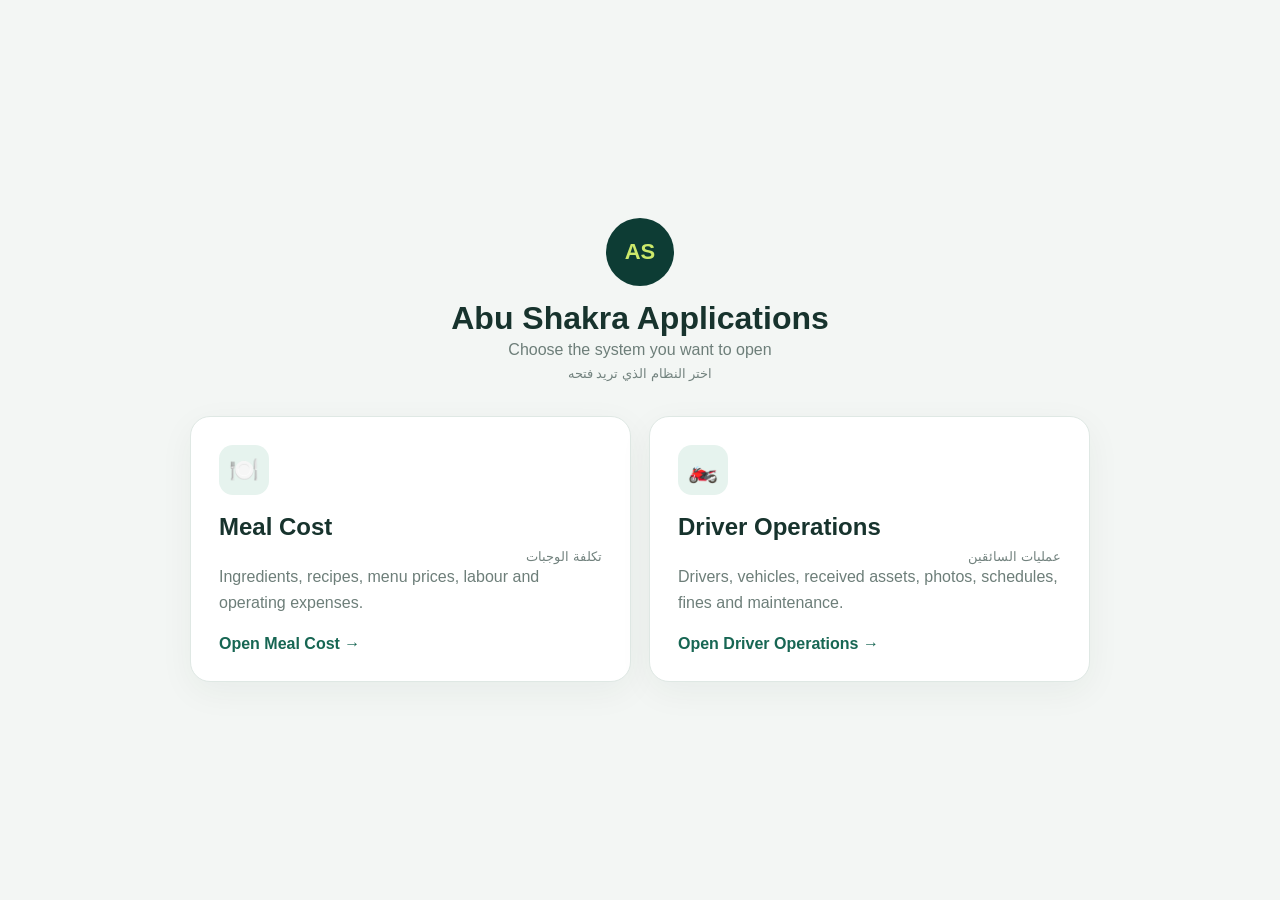
<file: Abu Shakra Apps.html>
<!doctype html>
<html lang="en">
<head>
<meta charset="utf-8"><meta name="viewport" content="width=device-width,initial-scale=1">
<title>Abu Shakra Applications</title>
<style>
:root{--green:#0d3c34;--mint:#e6f3ee;--line:#dfe8e4;--muted:#6d7e79}*{box-sizing:border-box}body{margin:0;min-height:100vh;display:grid;place-items:center;background:#f3f6f4;color:#17332d;font-family:Arial,sans-serif}.wrap{width:min(900px,92vw)}.brand{text-align:center;margin-bottom:35px}.logo{width:68px;height:68px;border-radius:50%;background:var(--green);color:#cce96b;display:grid;place-items:center;margin:auto;font-size:22px;font-weight:900}.brand h1{margin:14px 0 4px}.brand p{color:var(--muted);margin:0}.cards{display:grid;grid-template-columns:1fr 1fr;gap:18px}.card{background:white;border:1px solid var(--line);border-radius:20px;padding:28px;text-decoration:none;color:inherit;box-shadow:0 10px 35px #17332d0d;transition:.2s}.card:hover{transform:translateY(-3px);border-color:#8cb4a8;box-shadow:0 16px 40px #17332d18}.icon{width:50px;height:50px;border-radius:14px;background:var(--mint);display:grid;place-items:center;font-size:24px}.card h2{margin:18px 0 8px}.card p{color:var(--muted);line-height:1.6;margin:0 0 20px}.open{color:#176653;font-weight:800}.ar{display:block;direction:rtl;font-size:13px;color:#73837f;margin-top:7px}@media(max-width:650px){.cards{grid-template-columns:1fr}}
</style>
</head>
<body><main class="wrap"><header class="brand"><div class="logo">AS</div><h1>Abu Shakra Applications</h1><p>Choose the system you want to open</p><span class="ar">اختر النظام الذي تريد فتحه</span></header><section class="cards">
<a class="card" href="index.html"><div class="icon">🍽️</div><h2>Meal Cost</h2><span class="ar">تكلفة الوجبات</span><p>Ingredients, recipes, menu prices, labour and operating expenses.</p><strong class="open">Open Meal Cost →</strong></a>
<a class="card" href="Driver Operations App/index.html"><div class="icon">🏍️</div><h2>Driver Operations</h2><span class="ar">عمليات السائقين</span><p>Drivers, vehicles, received assets, photos, schedules, fines and maintenance.</p><strong class="open">Open Driver Operations →</strong></a>
</section></main></body></html>
</file>
<file: styles.css>
@import url('https://fonts.googleapis.com/css2?family=DM+Sans:wght@400;500;600;700&family=Manrope:wght@600;700;800&display=swap');
.pending-recipe-note{min-height:48px;margin:0 0 15px;padding:10px 11px;border-radius:10px;background:var(--amber-bg);color:#846328;font-size:9px;line-height:1.5}

:root{--green:#173f35;--green2:#26745e;--green3:#3b9478;--mint:#e8f4ef;--lime:#c6df78;--ink:#18312b;--muted:#72827d;--line:#dfe7e3;--paper:#f5f7f5;--white:#fff;--amber:#d5902f;--amber-bg:#fff5df;--red:#bd534e;--red-bg:#fceceb;--blue:#5579b6;--blue-bg:#edf2fb;--shadow:0 12px 35px rgba(16,55,46,.08);--radius:17px}
*{box-sizing:border-box}html{scroll-behavior:smooth}body{margin:0;background:var(--paper);color:var(--ink);font:14px 'DM Sans',Arial,sans-serif}button,input,select,textarea{font:inherit}button{cursor:pointer}h1,h2,h3,h4,p{margin-top:0}h1,h2,h3,h4{font-family:'Manrope',Arial,sans-serif}.app-shell{display:grid;grid-template-columns:248px minmax(0,1fr);min-height:100vh}.sidebar{position:fixed;inset:0 auto 0 0;width:248px;background:var(--green);color:#fff;padding:25px 17px 18px;display:flex;flex-direction:column;z-index:30}.brand{display:flex;align-items:center;gap:11px;padding:0 8px 25px}.brand-mark{width:42px;height:42px;border:1px solid rgba(255,255,255,.25);border-radius:13px;display:grid;place-items:center;background:rgba(255,255,255,.08);font:800 14px Manrope;color:var(--lime)}.brand strong,.brand span{display:block}.brand strong{font:800 14px Manrope;letter-spacing:.07em}.brand span{color:#a9c0b9;font-size:10px;margin-top:2px}.sidebar nav{display:grid;gap:5px}.nav-item{height:43px;border:0;border-radius:11px;background:transparent;color:#abc0ba;display:flex;align-items:center;gap:11px;padding:0 13px;text-align:left;font-size:12px;font-weight:600}.nav-item:hover{background:rgba(255,255,255,.06);color:#fff}.nav-item.active{background:#fff;color:var(--green);box-shadow:0 8px 24px rgba(0,0,0,.13)}.nav-icon{width:19px;font-size:19px;line-height:1;text-align:center}.sidebar-foot{margin-top:auto;border-top:1px solid rgba(255,255,255,.1);padding-top:14px}.data-health{display:flex;align-items:center;gap:9px;color:#b7c9c4;padding:7px 9px 14px}.data-health strong,.data-health small{display:block}.data-health strong{font-size:9px;color:#d6e2df}.data-health small{font-size:8px;margin-top:2px}.health-dot{width:8px;height:8px;border-radius:50%;background:var(--lime);box-shadow:0 0 0 4px rgba(198,223,120,.12)}.user-chip{width:100%;border:0;background:rgba(255,255,255,.07);border-radius:12px;color:#fff;padding:10px;display:flex;align-items:center;gap:9px;text-align:left}.user-chip:hover{background:rgba(255,255,255,.11)}.user-chip>span:nth-child(2){min-width:0;flex:1}.user-chip strong,.user-chip small{display:block;overflow:hidden;text-overflow:ellipsis;white-space:nowrap}.user-chip strong{font-size:10px}.user-chip small{font-size:8px;color:#adc1bb;margin-top:2px}.user-chip b{color:var(--lime)}.avatar{width:34px;height:34px;border-radius:10px;background:linear-gradient(135deg,var(--green3),#6db49c);display:grid;place-items:center;font:800 10px Manrope;color:#fff;flex:none}main{grid-column:2;min-width:0}.topbar{height:82px;background:rgba(255,255,255,.95);border-bottom:1px solid var(--line);display:flex;align-items:center;padding:0 30px;gap:17px;position:sticky;top:0;z-index:20;backdrop-filter:blur(12px)}.top-kicker,.eyebrow{font-size:8px;font-weight:800;letter-spacing:.12em;color:var(--green2)}.topbar h1{font-size:18px;margin:2px 0 0}.top-actions{margin-left:auto;display:flex;align-items:center;gap:9px}.global-search,.table-search{display:flex;align-items:center;gap:8px;border:1px solid var(--line);border-radius:11px;background:#f8faf9;height:40px;padding:0 11px}.global-search input,.table-search input{border:0;outline:0;background:transparent;color:var(--ink);width:210px;font-size:11px}.table-search input{width:230px}.menu-toggle{display:none;border:0;background:transparent;font-size:20px}.primary-btn,.secondary-btn,.danger-btn,.mini-btn,.text-btn{border-radius:10px;font-weight:700}.primary-btn{height:40px;border:0;background:var(--green2);color:#fff;padding:0 15px;box-shadow:0 7px 18px rgba(38,116,94,.2)}.primary-btn:hover{background:#1f624f}.secondary-btn{height:40px;border:1px solid var(--line);background:#fff;color:var(--ink);padding:0 14px}.secondary-btn:hover{border-color:#aebfb9}.danger-btn{height:40px;border:1px solid #efc7c4;background:var(--red-bg);color:var(--red);padding:0 14px}.mini-btn{height:32px;border:1px solid #bcd0c8;background:#fff;color:var(--green2);padding:0 11px;font-size:10px}.text-btn{border:0;background:transparent;color:var(--green2);font-size:10px}.content{padding:28px 30px 45px;max-width:1540px;margin:auto}.page{display:none}.page.active{display:block}.welcome,.section-head{display:flex;align-items:flex-end;justify-content:space-between;gap:20px;margin-bottom:21px}.welcome h2,.section-head h2{font-size:25px;margin:5px 0 4px}.welcome p,.section-head p{color:var(--muted);font-size:11px;margin:0}.period-chip{background:#fff;border:1px solid var(--line);border-radius:13px;padding:10px 15px}.period-chip span,.period-chip strong{display:block}.period-chip span{font-size:8px;color:var(--muted)}.period-chip strong{font:800 16px Manrope;margin-top:1px}.stats-grid{display:grid;grid-template-columns:repeat(4,1fr);gap:14px;margin-bottom:15px}.stats-grid.compact{margin:16px 0}.stat-card{background:#fff;border:1px solid var(--line);border-radius:var(--radius);padding:17px;position:relative;overflow:hidden}.stat-card:after{content:'';position:absolute;width:70px;height:70px;border-radius:50%;background:var(--mint);right:-28px;top:-28px}.stat-card span{font-size:9px;color:var(--muted)}.stat-card strong{display:block;font:800 22px Manrope;margin:6px 0 3px}.stat-card small{font-size:8px;color:var(--green2)}.dashboard-grid{display:grid;grid-template-columns:1fr 1fr .78fr;gap:15px}.panel,.table-card{background:#fff;border:1px solid var(--line);border-radius:var(--radius);box-shadow:0 2px 0 rgba(16,55,46,.01)}.panel{padding:18px}.span-2{grid-column:span 2}.panel-head{display:flex;align-items:flex-start;justify-content:space-between;gap:15px;margin-bottom:15px}.panel-head h3{font-size:14px;margin:3px 0}.panel-head p{font-size:9px;color:var(--muted);margin:2px 0 0}.table-wrap{overflow:auto}table{width:100%;border-collapse:collapse;text-align:left}th{font-size:8px;letter-spacing:.08em;text-transform:uppercase;color:#84928e;background:#f8faf9;padding:11px 13px;border-bottom:1px solid var(--line);white-space:nowrap}td{padding:12px 13px;border-bottom:1px solid #edf1ef;font-size:10px;vertical-align:middle}tbody tr:last-child td{border-bottom:0}tbody tr:hover td{background:#fbfcfb}.meal-cell{display:flex;align-items:center;gap:9px;min-width:160px}.meal-thumb{width:34px;height:34px;border-radius:10px;background:linear-gradient(135deg,#e7f2ed,#f4ead5);display:grid;place-items:center;font-size:16px}.meal-cell strong,.meal-cell span{display:block}.meal-cell span{color:var(--muted);font-size:8px;margin-top:2px}.money{font-variant-numeric:tabular-nums;font-weight:700;white-space:nowrap}.positive{color:var(--green2)}.negative{color:var(--red)}.status{display:inline-flex;align-items:center;gap:5px;width:max-content;padding:5px 8px;border-radius:12px;font-size:8px;font-weight:800}.status:before{content:'';width:5px;height:5px;border-radius:50%;background:currentColor}.status.good,.status.active{color:var(--green2);background:var(--mint)}.status.warning{color:#a36c1d;background:var(--amber-bg)}.status.loss,.status.suspended{color:var(--red);background:var(--red-bg)}.count-pill{background:var(--amber-bg);color:#a96b11;border-radius:9px;padding:4px 8px;font-size:9px;font-weight:800}.cost-mix{display:grid;gap:13px}.mix-row-head{display:flex;justify-content:space-between;font-size:9px;margin-bottom:5px}.mix-row-head span{color:var(--muted)}.mix-track{height:7px;border-radius:8px;background:#eef2f0;overflow:hidden}.mix-track i{display:block;height:100%;border-radius:8px;background:var(--green2)}.mix-row:nth-child(2) .mix-track i{background:var(--amber)}.mix-row:nth-child(3) .mix-track i{background:var(--blue)}.mix-total{border-top:1px solid var(--line);padding-top:13px;display:flex;justify-content:space-between}.mix-total span{font-size:9px;color:var(--muted)}.mix-total strong{font:800 16px Manrope}.warning-list{display:grid;gap:8px}.warning-item{display:flex;align-items:center;gap:10px;background:#fbfcfb;border:1px solid #edf1ef;border-radius:11px;padding:10px}.warning-icon{width:29px;height:29px;border-radius:9px;background:var(--amber-bg);color:var(--amber);display:grid;place-items:center}.warning-item strong,.warning-item span{display:block}.warning-item strong{font-size:9px}.warning-item span{font-size:8px;color:var(--muted);margin-top:2px}.warning-item button{margin-left:auto}.empty-state{padding:25px;text-align:center;color:var(--muted);font-size:10px}.production-summary{display:grid;gap:12px}.production-row{display:grid;grid-template-columns:1fr auto;gap:4px}.production-row span{font-size:9px;color:var(--muted)}.production-row strong{font-size:10px}.production-row .mix-track{grid-column:1/-1}.info-banner,.formula-strip{display:flex;align-items:center;gap:16px;border:1px solid #d9e8e2;background:var(--mint);border-radius:13px;padding:12px 15px;margin-bottom:15px}.info-banner b,.formula-strip span{font-size:10px;color:var(--green2);white-space:nowrap}.info-banner span,.formula-strip b{font-size:9px;font-weight:500;color:#506a62}.formula-strip{background:#f2f5f9;border-color:#dfe6ef}.formula-strip span{color:var(--blue)}.toolbar{display:flex;gap:9px;align-items:center;margin-bottom:13px}.toolbar select,.form-grid select,.form-grid input,.form-grid textarea,.settings-form input,.settings-form select,.inline-form input{height:41px;border:1px solid var(--line);border-radius:10px;background:#fff;padding:0 11px;outline:0;color:var(--ink);font-size:11px}.toolbar select:focus,.form-grid select:focus,.form-grid input:focus,.form-grid textarea:focus{border-color:var(--green3);box-shadow:0 0 0 3px rgba(59,148,120,.1)}.record-count{font-size:9px;color:var(--muted);margin-left:auto}.table-card{overflow:hidden}.conversion-path{display:flex;align-items:center;gap:4px;min-width:180px}.conversion-path span{background:#f1f5f3;border-radius:6px;padding:4px 6px;font-size:8px}.conversion-path b{color:#9aaba5}.action-menu{display:flex;justify-content:flex-end;gap:5px}.icon-action{width:28px;height:28px;border:1px solid var(--line);background:#fff;border-radius:8px;color:var(--muted)}.icon-action:hover{color:var(--green2);border-color:#b8cbc4}.icon-action.delete:hover{color:var(--red);border-color:#efc7c4}.meal-grid{display:grid;grid-template-columns:repeat(3,1fr);gap:14px}.meal-card{background:#fff;border:1px solid var(--line);border-radius:var(--radius);padding:17px;transition:.18s;position:relative}.meal-card:hover{transform:translateY(-2px);box-shadow:var(--shadow);border-color:#c8d8d2}.meal-card-top{display:flex;align-items:flex-start;gap:11px}.meal-card .meal-thumb{width:43px;height:43px;font-size:20px}.meal-card-title{flex:1;min-width:0}.meal-card-title h3{font-size:13px;margin:2px 0}.meal-card-title span{font-size:8px;color:var(--muted)}.meal-card .status{margin-top:2px}.cost-total{display:flex;justify-content:space-between;align-items:end;margin:17px 0 10px}.cost-total span{display:block;font-size:8px;color:var(--muted)}.cost-total strong{font:800 20px Manrope;display:block;margin-top:3px}.margin-box{text-align:right}.margin-box strong{font-size:13px}.cost-stack{height:8px;border-radius:8px;background:#eef2f0;overflow:hidden;display:flex}.cost-stack i:nth-child(1){background:var(--green2)}.cost-stack i:nth-child(2){background:var(--amber)}.cost-stack i:nth-child(3){background:var(--blue)}.cost-legend{display:grid;grid-template-columns:repeat(3,1fr);gap:4px;margin:8px 0 15px}.cost-legend span{font-size:7px;color:var(--muted)}.cost-legend b{display:block;font-size:8px;color:var(--ink);margin-top:2px}.meal-card-actions{border-top:1px solid var(--line);padding-top:11px;display:flex;justify-content:space-between}.legal-note{font-size:9px;color:#836a3e;background:var(--amber-bg);border-radius:10px;padding:10px 13px}.role-grid{display:grid;grid-template-columns:repeat(4,1fr);gap:12px;margin-bottom:15px}.role-card{background:#fff;border:1px solid var(--line);border-radius:14px;padding:15px}.role-card i{width:31px;height:31px;border-radius:9px;background:var(--mint);color:var(--green2);display:grid;place-items:center;font-style:normal;margin-bottom:10px}.role-card strong{display:block;font:700 11px Manrope}.role-card span{font-size:8px;color:var(--muted)}.role-card p{font-size:8px;color:#536861;margin:8px 0 0;line-height:1.5}.settings-grid{display:grid;grid-template-columns:1fr 1fr;gap:15px}.settings-form{display:grid;grid-template-columns:1fr 1fr;gap:13px}.settings-form label{font-size:9px;color:var(--muted);font-weight:700}.settings-form input,.settings-form select{display:block;width:100%;margin-top:5px}.settings-form button{grid-column:1/-1;width:max-content}.backup-actions{display:flex;flex-wrap:wrap;gap:8px}.file-btn{display:inline-flex;align-items:center}.file-btn input{display:none}.storage-card{background:var(--amber-bg);border-radius:11px;padding:13px;margin-top:14px}.storage-card b{font-size:9px;color:#956518}.storage-card p{font-size:8px;color:#755f39;line-height:1.55;margin:4px 0 0}.department-list{display:flex;flex-wrap:wrap;gap:7px}.department-chip{display:flex;align-items:center;gap:7px;background:#f0f5f3;border-radius:9px;padding:7px 9px;font-size:9px}.department-chip button{border:0;background:transparent;color:var(--red);padding:0}.inline-form{display:flex;gap:8px;margin-top:14px}.inline-form input{width:260px}.modal{position:fixed;inset:0;background:rgba(7,29,23,.58);backdrop-filter:blur(4px);z-index:100;display:none;align-items:center;justify-content:center;padding:18px}.modal.open{display:flex}.modal-card{width:min(660px,100%);max-height:94vh;overflow:auto;background:#fff;border-radius:20px;box-shadow:0 30px 90px rgba(0,0,0,.3)}.modal-card.extra-wide{width:min(1180px,98vw)}.compact-modal{width:min(470px,100%)}.modal-head{display:flex;justify-content:space-between;align-items:flex-start;padding:20px 23px 16px;border-bottom:1px solid var(--line);position:sticky;top:0;background:#fff;z-index:4}.modal-head h2{font-size:20px;margin:3px 0 0}.modal-head>button,.drawer-close{width:31px;height:31px;border:0;border-radius:9px;background:#f0f3f2;color:var(--muted);font-size:19px}.form-grid{display:grid;grid-template-columns:1fr 1fr;gap:13px;padding:20px 23px 23px}.form-grid label{font-size:9px;color:#5e706a;font-weight:700}.form-grid input,.form-grid select,.form-grid textarea{display:block;width:100%;margin-top:5px}.form-grid textarea{height:70px;padding-top:10px;resize:vertical}.form-grid .full{grid-column:1/-1}.form-actions{display:flex;justify-content:flex-end;gap:8px}.conversion-fieldset{border:1px solid var(--line);border-radius:12px;padding:13px}.conversion-fieldset legend{font-size:9px;font-weight:800}.conversion-fieldset>p{font-size:8px;color:var(--muted)}.conversion-row{display:grid;grid-template-columns:auto 1fr auto 1fr auto;gap:7px;align-items:center;margin-bottom:7px}.conversion-row input{margin:0}.conversion-row span{font-size:9px;color:var(--muted)}.conversion-row .remove-conversion{border:0;background:var(--red-bg);color:var(--red);width:27px;height:27px;border-radius:8px}.conversion-preview{background:var(--mint);border-radius:11px;padding:12px;color:#49645c;font-size:9px;line-height:1.7}.conversion-preview strong{color:var(--green);font-size:11px}.meal-basics{padding-bottom:15px}.recipe-layout{display:grid;grid-template-columns:minmax(0,1fr) 280px;border-top:1px solid var(--line)}.recipe-main{padding:0 23px 18px}.editor-section{padding:18px 0;border-bottom:1px solid var(--line)}.editor-section:last-child{border-bottom:0}.editor-section-head{display:flex;justify-content:space-between;align-items:flex-start;margin-bottom:11px}.editor-section-head h3{font-size:12px;margin:0 0 3px}.editor-section-head p{font-size:8px;color:var(--muted);margin:0}.recipe-table{border:1px solid var(--line);border-radius:11px;overflow:hidden}.recipe-header,.recipe-line{display:grid;grid-template-columns:2fr .65fr .8fr .65fr .8fr 28px;gap:7px;align-items:center;padding:8px}.recipe-header{background:#f6f8f7;font-size:7px;text-transform:uppercase;letter-spacing:.06em;color:var(--muted)}.recipe-line{border-top:1px solid var(--line)}.recipe-line:first-child{border-top:0}.recipe-line select,.recipe-line input{width:100%;height:34px;border:1px solid var(--line);border-radius:8px;padding:0 7px;font-size:9px}.recipe-line-cost{font-size:9px;font-weight:800;text-align:right}.recipe-line button{border:0;background:var(--red-bg);color:var(--red);width:26px;height:26px;border-radius:7px}.selection-list{display:grid;gap:7px}.selection-row{display:grid;grid-template-columns:19px 1fr auto;gap:8px;align-items:start;border:1px solid var(--line);border-radius:10px;padding:10px}.selection-row input{margin:2px 0}.selection-row strong,.selection-row span{display:block}.selection-row strong{font-size:9px}.selection-row span{font-size:8px;color:var(--muted);margin-top:2px;line-height:1.45}.selection-row b{font-size:9px;color:var(--green2);white-space:nowrap}.cost-preview{background:#f7faf8;border-left:1px solid var(--line);padding:20px;position:sticky;top:68px;align-self:start}.cost-preview h3{font-size:13px}.preview-row{display:flex;justify-content:space-between;padding:8px 0;border-bottom:1px solid var(--line);font-size:9px}.preview-row span{color:var(--muted)}.preview-row strong{font-variant-numeric:tabular-nums}.preview-total{background:var(--green);color:#fff;border-radius:12px;padding:13px;margin-top:13px}.preview-total span{font-size:8px;color:#b7ccc6}.preview-total strong{display:block;font:800 23px Manrope;margin-top:4px}.preview-profit{display:grid;grid-template-columns:1fr 1fr;gap:8px;margin-top:9px}.preview-profit div{background:#fff;border:1px solid var(--line);border-radius:10px;padding:9px}.preview-profit span,.preview-profit strong{display:block}.preview-profit span{font-size:7px;color:var(--muted)}.preview-profit strong{font-size:10px;margin-top:3px}.sticky-actions{position:sticky;bottom:0;background:#fff;border-top:1px solid var(--line);padding:13px 23px;z-index:4}.switch-user-list{display:grid;padding:10px 20px}.switch-user-item{display:flex;align-items:center;gap:10px;border:0;border-bottom:1px solid var(--line);background:#fff;text-align:left;padding:11px 4px;color:var(--ink)}.switch-user-item:last-child{border-bottom:0}.switch-user-item:hover{background:#f7faf8}.switch-user-item span:nth-child(2){flex:1}.switch-user-item strong,.switch-user-item small{display:block}.switch-user-item small{font-size:8px;color:var(--muted);margin-top:2px}.switch-user-item b{font-size:9px;color:var(--green2)}.modal-note{margin:0 20px 20px;background:var(--amber-bg);border-radius:10px;padding:10px;font-size:8px;color:#755f39;line-height:1.5}.drawer-backdrop{position:fixed;inset:0;background:rgba(7,29,23,.4);z-index:50;display:none}.drawer-backdrop.open{display:block}.detail-drawer{position:fixed;right:-530px;top:0;bottom:0;width:min(510px,96vw);background:#fff;z-index:60;box-shadow:-20px 0 60px rgba(0,0,0,.18);transition:.28s;overflow:auto;padding:25px}.detail-drawer.open{right:0}.drawer-close{position:absolute;right:20px;top:20px}.drawer-hero{padding:10px 45px 18px 0}.drawer-hero h2{font-size:22px;margin:5px 0}.drawer-hero p{font-size:9px;color:var(--muted)}.drawer-kpis{display:grid;grid-template-columns:repeat(3,1fr);gap:8px}.drawer-kpi{border:1px solid var(--line);border-radius:11px;padding:10px}.drawer-kpi span,.drawer-kpi strong{display:block}.drawer-kpi span{font-size:7px;color:var(--muted)}.drawer-kpi strong{font-size:11px;margin-top:3px}.drawer-section{border-top:1px solid var(--line);padding:17px 0}.drawer-section h3{font-size:12px;margin-bottom:10px}.detail-line{display:grid;grid-template-columns:1fr auto;gap:8px;padding:8px 0;border-bottom:1px solid #edf1ef}.detail-line:last-child{border:0}.detail-line strong,.detail-line span,.detail-line small{display:block}.detail-line strong{font-size:9px}.detail-line span{font-size:8px;color:var(--muted);margin-top:2px}.detail-line small{font-size:9px;font-weight:800}.formula-box{background:#f3f6f5;border-radius:9px;padding:8px;font-size:8px;color:#5d6f69;margin-top:5px;font-variant-numeric:tabular-nums}.drawer-total{display:flex;justify-content:space-between;background:var(--green);color:#fff;border-radius:12px;padding:13px}.drawer-total span{font-size:9px;color:#bdd0cb}.drawer-total strong{font:800 18px Manrope}.toast{position:fixed;right:22px;bottom:22px;background:var(--green);color:#fff;border-radius:13px;padding:12px 16px;display:flex;align-items:center;gap:10px;min-width:270px;z-index:200;box-shadow:var(--shadow);transform:translateY(100px);opacity:0;transition:.25s}.toast.show{transform:translateY(0);opacity:1}.toast>b{width:26px;height:26px;border-radius:8px;background:rgba(255,255,255,.12);display:grid;place-items:center;color:var(--lime)}.toast strong,.toast span{display:block}.toast strong{font-size:10px}.toast span{font-size:8px;color:#c8d8d4;margin-top:2px}.permission-message{background:#fff;border:1px solid var(--line);border-radius:var(--radius);padding:45px;text-align:center}.permission-message h2{font-size:18px}.permission-message p{color:var(--muted);font-size:10px}
@media(max-width:1180px){.stats-grid{grid-template-columns:repeat(2,1fr)}.dashboard-grid{grid-template-columns:1fr 1fr}.dashboard-grid>.span-2{grid-column:span 2}.meal-grid{grid-template-columns:repeat(2,1fr)}.role-grid{grid-template-columns:repeat(2,1fr)}.top-actions .global-search{display:none}}
@media(max-width:780px){.app-shell{grid-template-columns:1fr}.sidebar{transform:translateX(-100%);transition:.25s}.sidebar.open{transform:translateX(0)}main{grid-column:1}.topbar{padding:0 15px;height:70px}.menu-toggle{display:block}.top-actions .secondary-btn{display:none}.content{padding:20px 14px}.welcome,.section-head{align-items:flex-start;flex-direction:column}.welcome .period-chip{display:none}.stats-grid,.dashboard-grid,.meal-grid,.settings-grid,.role-grid{grid-template-columns:1fr}.dashboard-grid>.span-2,.settings-grid>.span-2{grid-column:auto}.toolbar{flex-wrap:wrap}.table-search{width:100%}.table-search input{width:100%}.record-count{width:100%;margin:0}.info-banner,.formula-strip{align-items:flex-start;flex-direction:column;gap:4px}.recipe-layout{grid-template-columns:1fr}.cost-preview{position:static;border-left:0;border-top:1px solid var(--line)}.form-grid{grid-template-columns:1fr}.form-grid .full{grid-column:1}.recipe-header{display:none}.recipe-line{grid-template-columns:1fr 1fr}.recipe-line>*:first-child{grid-column:1/-1}.recipe-line-cost{text-align:left}.settings-form{grid-template-columns:1fr}.meal-basics{grid-template-columns:1fr 1fr}.topbar .primary-btn{font-size:0;width:40px;padding:0}.topbar .primary-btn:after{content:'+';font-size:18px}.conversion-row{grid-template-columns:1fr 1fr 27px}.conversion-row span{display:none}.conversion-row input:nth-of-type(1){grid-column:1}.conversion-row input:nth-of-type(2){grid-column:2}.drawer-kpis{grid-template-columns:1fr 1fr}}
@media(max-width:480px){.stats-grid{grid-template-columns:1fr}.meal-basics{grid-template-columns:1fr}.topbar h1{font-size:15px}.welcome h2,.section-head h2{font-size:21px}.content{padding:18px 11px}.panel{padding:14px}.modal{padding:7px}.modal-card{border-radius:14px}.form-grid{padding:16px}.recipe-main{padding:0 15px 15px}}
</file>
